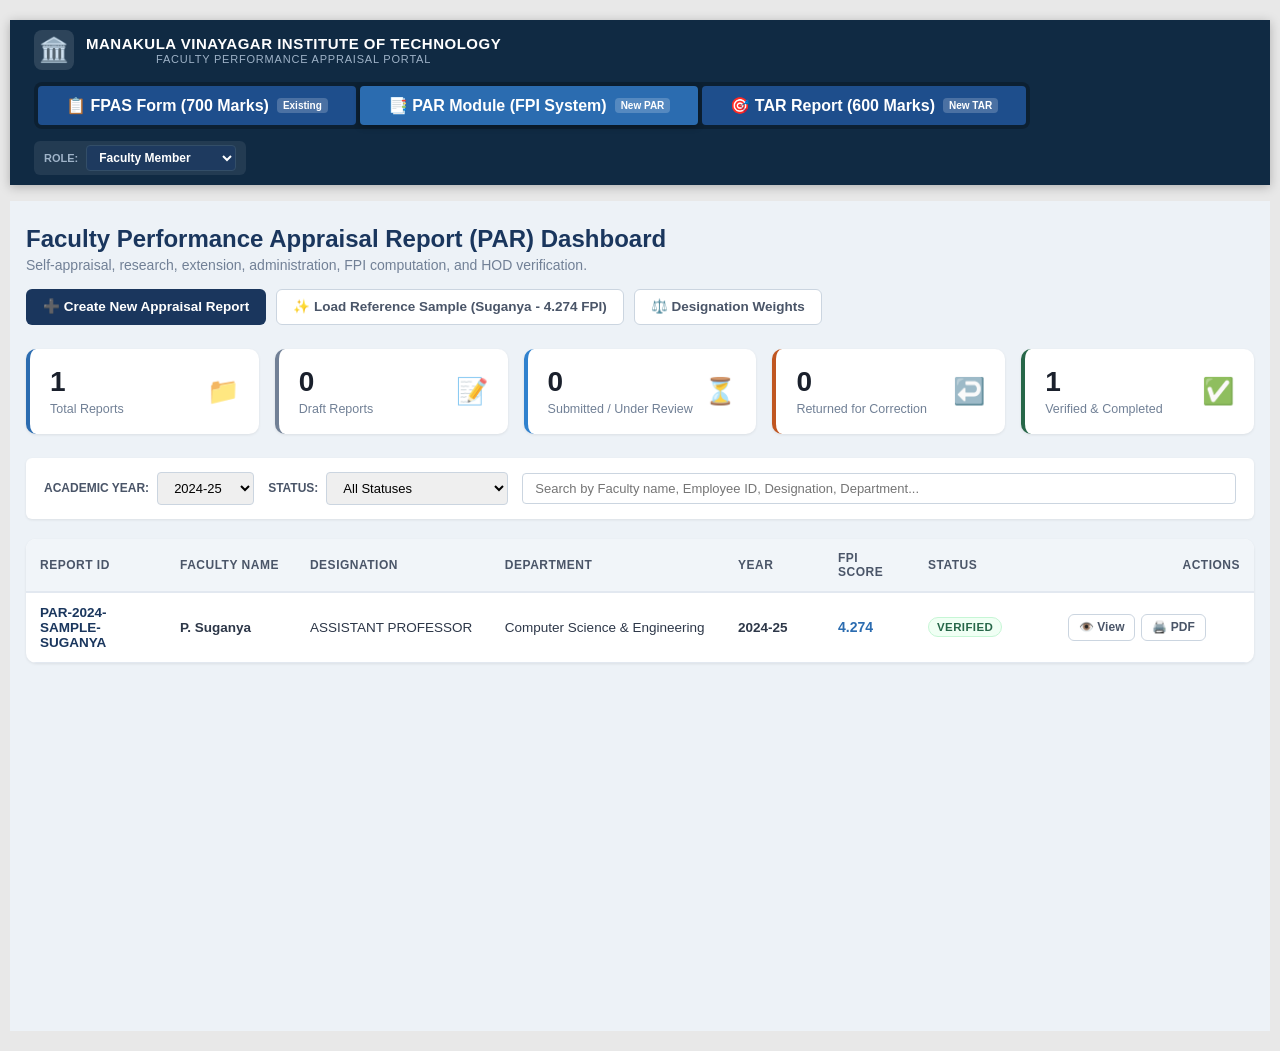
<file: index.html>
<!DOCTYPE html>
<html lang="en">
<head>
  <meta charset="UTF-8" />
  <meta name="viewport" content="width=device-width, initial-scale=1.0" />
  <title>Faculty Annual Performance Appraisal Form (FPAS)</title>
  <style>
    *, *::before, *::after { box-sizing: border-box; margin: 0; padding: 0; }

    body {
      font-family: "Times New Roman", Times, serif;
      font-size: 12pt;
      background: #e8e8e8;
      color: #000;
      padding: 20px 10px;
    }

    .page {
      background: #fff;
      width: 210mm;
      min-height: 297mm;
      margin: 0 auto 30px;
      padding: 18mm 18mm 18mm 22mm;
      box-shadow: 0 4px 20px rgba(0,0,0,0.15);
    }

    /* ---- Header ---- */
    .header-title {
      text-align: center;
      font-size: 16pt;
      font-weight: bold;
      text-decoration: underline;
      margin-bottom: 6px;
    }
    .form-title {
      text-align: center;
      font-size: 13pt;
      font-weight: bold;
      margin-bottom: 16px;
    }
    .form-title input.yr {
      width: 110px;
      border: none;
      border-bottom: 1.5px solid #000;
      font-size: 13pt;
      font-family: inherit;
      font-weight: bold;
      text-align: center;
      background: transparent;
      outline: none;
    }

    /* ---- Info Box ---- */
    .info-box {
      border: 1px solid #000;
      padding: 8px 14px;
      margin-bottom: 16px;
      display: grid;
      grid-template-columns: 1fr 1fr;
      gap: 2px 20px;
      font-size: 11pt;
    }
    .info-box p { line-height: 1.9; display: flex; align-items: baseline; gap: 4px; }
    .info-box input {
      flex: 1;
      border: none;
      border-bottom: 1.5px solid #000;
      font-family: inherit;
      font-size: 11pt;
      background: transparent;
      outline: none;
      min-width: 0;
    }

    /* ---- Part Headings ---- */
    .part-heading {
      font-size: 13pt;
      font-weight: bold;
      text-decoration: underline;
      margin: 16px 0 8px 0;
    }
    .section-heading-inner {
      font-size: 11.5pt;
      font-weight: bold;
      background: #d9e1f2;
      border: 1px solid #000;
      padding: 5px 10px;
      margin-top: 12px;
      margin-bottom: 0;
    }

    /* ---- Tables ---- */
    table {
      width: 100%;
      border-collapse: collapse;
      font-size: 10.5pt;
      margin-bottom: 12px;
    }
    th, td {
      border: 1px solid #000;
      padding: 4px 6px;
      vertical-align: middle;
    }
    thead th {
      background: #bdd7ee;
      font-weight: bold;
      text-align: center;
      vertical-align: middle;
    }
    td.sl { text-align: center; width: 38px; }
    td.maxscore { text-align: center; width: 75px; }
    td.remarks-col { font-size: 9.5pt; width: 185px; text-align: center; vertical-align: middle; }
    td.remarks-col textarea.cell-input {
      width: 100%;
      border: none;
      font-family: inherit;
      font-size: 9.5pt;
      background: transparent;
      outline: none;
      padding: 1px 2px;
      resize: none;
      text-align: center;
      line-height: 1.25;
      box-sizing: border-box;
      display: block;
      margin: 0 auto;
      overflow: hidden;
    }
    td.remarks-col textarea.cell-input:focus { border: none; outline: none; background: transparent; }
    td.remarks-col textarea.cell-input::placeholder {
      font-style: italic;
      color: #555;
      font-size: 9.5pt;
      text-align: center;
      white-space: pre-wrap;
    }
    td input.cell-input::placeholder { color: #777; }

    /* editable cells */
    td input.cell-input {
      width: 100%;
      border: none;
      font-family: inherit;
      font-size: 10.5pt;
      background: transparent;
      outline: none;
      padding: 1px 2px;
    }
    td input.cell-input:focus { border: none; outline: none; background: transparent; }
    td.score-input { text-align: center; width: 75px; }
    td.score-input input {
      width: 100%;
      border: none;
      font-family: inherit;
      font-size: 10.5pt;
      text-align: center;
      background: transparent;
      outline: none;
    }
    td.score-input input:focus { border: none; outline: none; background: transparent; }
    @keyframes scoreCapPulse {
      0% { background-color: rgba(211, 47, 47, 0.25); }
      100% { background-color: transparent; }
    }
    .score-capped {
      animation: scoreCapPulse 0.9s ease-out;
    }

    /* ---- Part C/D headings & textareas ---- */
    .h3-heading {
      font-size: 12pt;
      font-weight: bold;
      margin-top: 14px;
      margin-bottom: 4px;
      text-decoration: underline;
    }
    textarea.write-area {
      width: 100%;
      border: none;
      border-bottom: 1px solid #999;
      min-height: 60px;
      margin: 4px 0 10px 0;
      font-family: inherit;
      font-size: 11pt;
      resize: none;
      padding: 4px 2px;
      outline: none;
      background: transparent;
    }
    textarea.write-area:focus { border-bottom: 1.5px solid #1e4e8c; background: transparent; }

    /* ---- Scoring Table ---- */
    .scoring-head th { background: #fce4d6; }
    .total-row td { font-weight: bold; background: #e2efda; }
    .grade-head th { background: #ffe699; }

    /* ---- FPI ---- */
    .fpi-box {
      border: 1px solid #000;
      padding: 10px 14px;
      margin: 10px 0;
      font-size: 11pt;
    }
    .fpi-formula { font-style: italic; }

    .wt-head th { background: #e2efda; }

    /* ---- Signature ---- */
    .sig-line {
      display: flex;
      justify-content: space-between;
      margin-top: 30px;
      font-weight: bold;
      font-size: 11.5pt;
      border-top: 1px solid #aaa;
      padding-top: 8px;
    }

    /* ---- Toolbar ---- */
    .no-print {
      text-align: center;
      margin-bottom: 16px;
      display: flex;
      gap: 12px;
      justify-content: center;
      flex-wrap: wrap;
    }
    .no-print button {
      background: #1e4e8c;
      color: #fff;
      border: none;
      padding: 10px 28px;
      font-size: 12pt;
      border-radius: 4px;
      cursor: pointer;
      font-family: inherit;
    }
    .no-print button:hover { background: #163970; }
    .no-print button.secondary { background: #4a7c59; }
    .no-print button.secondary:hover { background: #355c40; }

    hr.divider { border: none; border-top: 1px solid #bbb; margin: 14px 0; }

    @media print {
      body { background: #fff; padding: 0; }
      .page { box-shadow: none; margin: 0; padding: 14mm 14mm 14mm 18mm; page-break-after: always; }
      .no-print, #score-toast { display: none !important; }
      td input.cell-input, td input, td.score-input input, td.remarks-col textarea.cell-input {
        border: none !important; background: transparent;
      }
      .form-title input.yr, .info-box input {
        border: none; border-bottom: 1px solid #000; background: transparent;
      }
      textarea.write-area { border: 1px solid #000; background: transparent; }
      body.active-module-fpas #module-par-container, body.active-module-fpas #module-tar-container { display: none !important; }
      body.active-module-par #module-fpas-container, body.active-module-par #module-tar-container { display: none !important; }
      body.active-module-tar #module-fpas-container, body.active-module-tar #module-par-container { display: none !important; }
    }
  </style>
  <link rel="stylesheet" href="css/par.css" />
  <link rel="stylesheet" href="css/tar.css" />
</head>
<body>

<!-- Global Portal Navigation Bar -->
<nav class="app-global-navbar no-print">
  <div class="app-global-navbar-inner">
    <div class="app-brand">
      <div class="app-brand-icon">🏛️</div>
      <div class="app-brand-text">
        <h1>MANAKULA VINAYAGAR INSTITUTE OF TECHNOLOGY</h1>
        <p>Faculty Performance Appraisal Portal</p>
      </div>
    </div>
    <div class="app-module-switcher">
      <button id="btn-nav-fpas" class="app-module-btn" onclick="AppModuleSwitcher.switchTo('fpas')" type="button">
        <span>📋 FPAS Form (700 Marks)</span>
        <span class="app-module-badge">Existing</span>
      </button>
      <button id="btn-nav-par" class="app-module-btn active" onclick="AppModuleSwitcher.switchTo('par')" type="button">
        <span>📑 PAR Module (FPI System)</span>
        <span class="app-module-badge">New PAR</span>
      </button>
      <button id="btn-nav-tar" class="app-module-btn" onclick="AppModuleSwitcher.switchTo('tar')" type="button">
        <span>🎯 TAR Report (600 Marks)</span>
        <span class="app-module-badge">New TAR</span>
      </button>
    </div>
    <div class="app-role-selector">
      <label for="par-active-role-select">Role:</label>
      <select id="par-active-role-select">
        <option value="faculty">Faculty Member</option>
        <option value="hod">Head of Dept (HOD)</option>
        <option value="admin">Administrator</option>
      </select>
    </div>
  </div>
</nav>

<!-- ============================================================ MODULE 1: EXISTING FPAS -->
<div id="module-fpas-container" style="display:none;">

<div class="no-print">
  <button onclick="window.print()">🖨️ Print / Save as PDF</button>
  <button class="secondary" onclick="calcTotals()">🔢 Calculate Scores</button>
</div>

<!-- ============================================================ PAGE 1 -->
<div class="page">
  <div class="header-title">Faculty Performance Appraisal System (FPAS)</div>
  <div class="form-title">Faculty Annual Performance Appraisal Form &nbsp;( Academic year :&nbsp;
    <input class="yr" id="acad_year" type="text" placeholder="20__-20__">
    &nbsp;)
  </div>

  <!-- Info Box -->
  <div class="info-box">
    <p>Name of Faculty: <input id="ib_name" type="text" placeholder="Enter name"></p>
    <p>Employee ID: <input id="ib_empid" type="text" placeholder="Enter ID"></p>
    <p>Designation: <input id="ib_desig" type="text" placeholder="Enter designation"></p>
    <p>Department: <input id="ib_dept" type="text" placeholder="Enter department"></p>
    <p>Date of Joining: <input id="ib_doj" type="text" placeholder="DD/MM/YYYY"></p>
    <p>Specialization: <input id="ib_spec" type="text" placeholder="Enter specialization"></p>
    <p style="grid-column:1/-1;">Assessment Period: From&nbsp;
      <input type="text" style="width:110px;" placeholder="MM/YYYY">
      &nbsp;To&nbsp;
      <input type="text" style="width:110px;" placeholder="MM/YYYY">
    </p>
  </div>

  <!-- PART A -->
  <div class="part-heading">PART A – GENERAL INFORMATION</div>
  <table>
    <thead>
      <tr><th style="width:38px;"></th><th>Particulars</th><th>Details</th></tr>
    </thead>
    <tbody>
      <tr><td class="sl">1</td><td>Name of Faculty</td><td><input class="cell-input" type="text" placeholder="Enter name"></td></tr>
      <tr><td class="sl">2</td><td>Designation</td><td><input class="cell-input" type="text" placeholder="Enter designation"></td></tr>
      <tr><td class="sl">3</td><td>Department</td><td><input class="cell-input" type="text" placeholder="Enter department"></td></tr>
      <tr><td class="sl">4</td><td>Qualification</td><td><input class="cell-input" type="text" placeholder="Enter qualification"></td></tr>
      <tr><td class="sl">5</td><td>Experience</td><td><input class="cell-input" type="text" placeholder="e.g. 5 years"></td></tr>
      <tr><td class="sl">6</td><td>Area of Specialization</td><td><input class="cell-input" type="text" placeholder="Enter specialization"></td></tr>
      <tr><td class="sl">7</td><td>Courses Handled</td><td><input class="cell-input" type="text" placeholder="List courses"></td></tr>
      <tr><td class="sl">8</td><td>Number of Subjects Taught</td><td><input class="cell-input" type="text" placeholder="Enter number"></td></tr>
      <tr><td class="sl">9</td><td>Contact Hours per Week</td><td><input class="cell-input" type="text" placeholder="Enter hours"></td></tr>
      <tr><td class="sl">10</td><td>Additional Responsibilities</td><td><input class="cell-input" type="text" placeholder="Enter responsibilities"></td></tr>
    </tbody>
  </table>

  <!-- PART B -->
  <div class="part-heading">PART B – FACULTY CONTRIBUTION ON VARIOUS ACTIVITIES</div>
  <div class="section-heading-inner">1. ACADEMIC CONTRIBUTION (Maximum Marks: 150)</div>
  <table>
    <thead>
      <tr>
        <th style="width:38px;">Sl. No</th>
        <th>Academic Activities</th>
        <th style="width:75px;">Max score</th>
        <th style="width:90px;">Score Awarded</th>
        <th style="width:185px;">Remarks</th>
      </tr>
    </thead>
    <tbody>
      <tr>
        <td class="sl">1</td>
        <td>Subject handling and syllabus completion: No. of subjects handled and No. of Students credit hours.(up to 540 credit hours 0 to 5 points in a linear scale); Credit hours= no. of students in the class x credit of the course</td>
        <td class="maxscore">5</td>
        <td class="score-input"><input type="number" min="0" max="5" class="score b1_1" placeholder="0"></td>
        <td class="remarks-col"><textarea class="cell-input" rows="1" placeholder="Remarks..."></textarea></td>
      </tr>
      <tr>
        <td class="sl">2</td>
        <td>Preparation of lesson plans/course files</td>
        <td class="maxscore">5</td>
        <td class="score-input"><input type="number" min="0" max="5" class="score b1_2" placeholder="0"></td>
        <td class="remarks-col"><textarea class="cell-input" rows="1" placeholder="Remarks..."></textarea></td>
      </tr>
      <tr>
        <td class="sl" rowspan="6">3</td>
        <td><strong>Innovative teaching methodologies adopted</strong></td>
        <td class="maxscore"></td>
        <td class="score-input"></td>
        <td class="remarks-col"></td>
      </tr>
      <tr>
        <td>Blended Learning approach practiced :<br>Google Classroom, Role play, Group Discussion, Quiz, Chart Presentation, Hot seat, Any others-Specify<br>(Documentary evidence to be submitted)</td>
        <td class="maxscore">10</td>
        <td class="score-input"><input type="number" min="0" max="10" class="score b1_3a" placeholder="0"></td>
        <td class="remarks-col"><textarea class="cell-input" rows="1" placeholder="Remarks..."></textarea></td>
      </tr>
      <tr>
        <td>No. of assignments given to make the students to think and analyse (mention the topics).</td>
        <td class="maxscore">5</td>
        <td class="score-input"><input type="number" min="0" max="5" class="score b1_3b" placeholder="0"></td>
        <td class="remarks-col"><textarea class="cell-input" rows="2" placeholder="Minimum  2  per&#10;subject are  mandatory."></textarea></td>
      </tr>
      <tr>
        <td>No. of Special Lectures delivered and Topics of the lecture.</td>
        <td class="maxscore">5</td>
        <td class="score-input"><input type="number" min="0" max="5" class="score b1_3c" placeholder="0"></td>
        <td class="remarks-col"><textarea class="cell-input" rows="2" placeholder="Minimum  2  per&#10;subject are  expected."></textarea></td>
      </tr>
      <tr>
        <td>No. of Industrial visit arranged related with their subject.</td>
        <td class="maxscore">5</td>
        <td class="score-input"><input type="number" min="0" max="5" class="score b1_3d" placeholder="0"></td>
        <td class="remarks-col"><textarea class="cell-input" rows="2" placeholder="Minimum  1  per faculty&#10;is mandatory."></textarea></td>
      </tr>
      <tr>
        <td>No. of Guest/Expert Lectures related with their subject or domains conducted.</td>
        <td class="maxscore">5</td>
        <td class="score-input"><input type="number" min="0" max="5" class="score b1_3e" placeholder="0"></td>
        <td class="remarks-col"><textarea class="cell-input" rows="2" placeholder="Minimum  1  per faculty&#10;are  expected."></textarea></td>
      </tr>
      <tr>
        <td class="sl">&nbsp;</td>
        <td>Projects based/ Problem based teaching followed in the subjects handled by the faculty.</td>
        <td class="maxscore">5</td>
        <td class="score-input"><input type="number" min="0" max="5" class="score b1_3f" placeholder="0"></td>
        <td class="remarks-col"><textarea class="cell-input" rows="1" placeholder="Remarks..."></textarea></td>
      </tr>
      <tr>
        <td class="sl">4</td>
        <td>Student feedback performance</td>
        <td class="maxscore">5</td>
        <td class="score-input"><input type="number" min="0" max="5" class="score b1_4" placeholder="0"></td>
        <td class="remarks-col"><textarea class="cell-input" rows="1" placeholder="To be More than 4.0"></textarea></td>
      </tr>
      <tr>
        <td class="sl">5</td>
        <td>Development of course materials/e-content and hosted in the institute website/LMS platform or YouTube</td>
        <td class="maxscore">10</td>
        <td class="score-input"><input type="number" min="0" max="10" class="score b1_5" placeholder="0"></td>
        <td class="remarks-col"><textarea class="cell-input" rows="2" placeholder="Minimum 2 per faculty&#10;are mandatory."></textarea></td>
      </tr>
      <tr>
        <td class="sl">6</td>
        <td>Preparation of question bank/assignment/manual</td>
        <td class="maxscore">5</td>
        <td class="score-input"><input type="number" min="0" max="5" class="score b1_6" placeholder="0"></td>
        <td class="remarks-col"><textarea class="cell-input" rows="1" placeholder="Remarks..."></textarea></td>
      </tr>
      <tr>
        <td class="sl">7</td>
        <td>Conduct of remedial/coaching classes and support for slow learners.</td>
        <td class="maxscore">10</td>
        <td class="score-input"><input type="number" min="0" max="10" class="score b1_7" placeholder="0"></td>
        <td class="remarks-col"><textarea class="cell-input" rows="1" placeholder="Remarks..."></textarea></td>
      </tr>
      <tr>
        <td class="sl" rowspan="3">8</td>
        <td><strong>Result analysis and academic performance</strong></td>
        <td class="maxscore"></td>
        <td class="score-input"></td>
        <td class="remarks-col"></td>
      </tr>
      <tr>
        <td>University Exam - Pass percentage produced.</td>
        <td class="maxscore">20</td>
        <td class="score-input"><input type="number" min="0" max="20" class="score b1_8a" placeholder="0"></td>
        <td class="remarks-col"><textarea class="cell-input" rows="2" placeholder="Minimum 90%&#10;expected."></textarea></td>
      </tr>
      <tr>
        <td>No. of 'S' Grades produced in their subject</td>
        <td class="maxscore">25</td>
        <td class="score-input"><input type="number" min="0" max="25" class="score b1_8b" placeholder="0"></td>
        <td class="remarks-col"><textarea class="cell-input" rows="2" placeholder="Minimum 10% of the students&#10;are mandatory in a subject."></textarea></td>
      </tr>
      <tr>
        <td class="sl">9</td>
        <td>Participation in curriculum development</td>
        <td class="maxscore">10</td>
        <td class="score-input"><input type="number" min="0" max="10" class="score b1_9" placeholder="0"></td>
        <td class="remarks-col"><textarea class="cell-input" rows="1" placeholder="Remarks..."></textarea></td>
      </tr>
      <tr>
        <td class="sl">10</td>
        <td>NBA/NAAC/Accreditation documentation support</td>
        <td class="maxscore">10</td>
        <td class="score-input"><input type="number" min="0" max="10" class="score b1_10" placeholder="0"></td>
        <td class="remarks-col"><textarea class="cell-input" rows="1" placeholder="Remarks..."></textarea></td>
      </tr>
      <tr>
        <td class="sl">11</td>
        <td>Laboratory development and maintenance</td>
        <td class="maxscore">10</td>
        <td class="score-input"><input type="number" min="0" max="10" class="score b1_11" placeholder="0"></td>
        <td class="remarks-col"><textarea class="cell-input" rows="1" placeholder="Remarks..."></textarea></td>
      </tr>
    </tbody>
  </table>
</div>

<!-- ============================================================ PAGE 2 -->
<div class="page">
  <div class="section-heading-inner">2. STUDENT CENTRIC ACTIVITIES (Maximum Marks: 100)</div>
  <table>
    <thead>
      <tr>
        <th style="width:38px;">Sl. No</th>
        <th>Student Centric Contributions</th>
        <th style="width:75px;">Max Score</th>
        <th style="width:90px;">Score Awarded</th>
        <th style="width:185px;">Remarks</th>
      </tr>
    </thead>
    <tbody>
      <tr>
        <td class="sl">1</td>
        <td>Mentoring/Counselling activities and its impact<br>(to be completed the course with good CGPA and good Placement, Entrepreneurship)</td>
        <td class="maxscore">15</td>
        <td class="score-input"><input type="number" min="0" max="15" class="score b2_1" placeholder="0"></td>
        <td class="remarks-col"><textarea class="cell-input" rows="2" placeholder="Minimum 10 students mentoring per faculty&#10;in a sem mandatory. Impact to be visible."></textarea></td>
      </tr>
      <tr>
        <td class="sl">2</td>
        <td>Role as a Class advisor and contribution towards performance improvement of the students.</td>
        <td class="maxscore">10</td>
        <td class="score-input"><input type="number" min="0" max="10" class="score b2_2" placeholder="0"></td>
        <td class="remarks-col"><textarea class="cell-input" rows="1" placeholder="Remarks..."></textarea></td>
      </tr>
      <tr>
        <td class="sl">3</td>
        <td>Student project guidance</td>
        <td class="maxscore">10</td>
        <td class="score-input"><input type="number" min="0" max="10" class="score b2_3" placeholder="0"></td>
        <td class="remarks-col"><textarea class="cell-input" rows="2" placeholder="Minimum 2 per faculty&#10;are mandatory."></textarea></td>
      </tr>
      <tr>
        <td class="sl">4</td>
        <td>Placement and internship support:<br>Number and details of Placement related activities/dreams related / placement assistance, in which faculty involved for making the students getting Placements.</td>
        <td class="maxscore">10</td>
        <td class="score-input"><input type="number" min="0" max="10" class="score b2_4" placeholder="0"></td>
        <td class="remarks-col"><textarea class="cell-input" rows="2" placeholder="Minimum 2 per faculty&#10;in a sem are mandatory."></textarea></td>
      </tr>
      <tr>
        <td class="sl">5</td>
        <td>Organization of student seminars/workshops: Number of Internal workshops conducted and workshop with external experts arranged with details.</td>
        <td class="maxscore">10</td>
        <td class="score-input"><input type="number" min="0" max="10" class="score b2_5" placeholder="0"></td>
        <td class="remarks-col"><textarea class="cell-input" rows="2" placeholder="Minimum 1 per faculty Spl. group mandatory.&#10;More efforts get max. credit."></textarea></td>
      </tr>
      <tr>
        <td class="sl">6</td>
        <td>Coaching for competitive examinations:<br>Number of Online courses/Certification courses related to their domain facilitated for the students and guidance for competitive Exam with details, support for bright students.</td>
        <td class="maxscore">15</td>
        <td class="score-input"><input type="number" min="0" max="15" class="score b2_6" placeholder="0"></td>
        <td class="remarks-col"><textarea class="cell-input" rows="2" placeholder="Minimum  1  per faculty&#10;is mandatory."></textarea></td>
      </tr>
      <tr>
        <td class="sl">7</td>
        <td>Student club/professional society activities</td>
        <td class="maxscore">10</td>
        <td class="score-input"><input type="number" min="0" max="10" class="score b2_7" placeholder="0"></td>
        <td class="remarks-col"><textarea class="cell-input" rows="2" placeholder="Minimum  1  per faculty&#10;is mandatory."></textarea></td>
      </tr>
      <tr>
        <td class="sl">8</td>
        <td>Support for co-curricular activities:<br>Number of students guided for participation / achievements in technical competitions (or) No. of competitions in which you have been involved in providing guidance to the students. (not limited to Symposium only)</td>
        <td class="maxscore">10</td>
        <td class="score-input"><input type="number" min="0" max="10" class="score b2_8" placeholder="0"></td>
        <td class="remarks-col"><textarea class="cell-input" rows="2" placeholder="Minimum 5 students per&#10;faculty is mandatory."></textarea></td>
      </tr>
      <tr>
        <td class="sl">9</td>
        <td>Support for extracurricular activities<br>Number of students guided for participation in sports, social activities, UBA etc.</td>
        <td class="maxscore">10</td>
        <td class="score-input"><input type="number" min="0" max="10" class="score b2_9" placeholder="0"></td>
        <td class="remarks-col"><textarea class="cell-input" rows="2" placeholder="Minimum 5 students per&#10;faculty is mandatory."></textarea></td>
      </tr>
    </tbody>
  </table>

  <div class="section-heading-inner">3. FACULTY SELF-DEVELOPMENT INITIATIVES (Maximum Marks: 75)</div>
  <table>
    <thead>
      <tr>
        <th style="width:38px;">Sl. No</th>
        <th>Self Development Activities</th>
        <th style="width:75px;">Max Score</th>
        <th style="width:90px;">Score Awarded</th>
        <th style="width:185px;">Remarks</th>
      </tr>
    </thead>
    <tbody>
      <tr>
        <td class="sl">1</td>
        <td>Participation in FDP/STTP/Workshop:<br>Number of conference /seminars /workshops/FDP to be attended related with their domain with details:</td>
        <td class="maxscore">10</td>
        <td class="score-input"><input type="number" min="0" max="10" class="score b3_1" placeholder="0"></td>
        <td class="remarks-col"><textarea class="cell-input" rows="2" placeholder="Minimum 1 per faculty in a sem mandatory&#10;(Preferably outside state in reputed inst)."></textarea></td>
      </tr>
      <tr>
        <td class="sl">2</td>
        <td>Online certification courses completed:<br>Number of certification to be completed by the faculty (NPTEL, Coursera, Edx., Udemy etc.)</td>
        <td class="maxscore">15</td>
        <td class="score-input"><input type="number" min="0" max="15" class="score b3_2" placeholder="0"></td>
        <td class="remarks-col"><textarea class="cell-input" rows="2" placeholder="Minimum 1 per faculty in a sem is mandatory."></textarea></td>
      </tr>
      <tr>
        <td class="sl">3</td>
        <td>Professional membership activities</td>
        <td class="maxscore">05</td>
        <td class="score-input"><input type="number" min="0" max="5" class="score b3_3" placeholder="0"></td>
        <td class="remarks-col"><textarea class="cell-input" rows="2" placeholder="Minimum 1 per faculty in a sem is mandatory."></textarea></td>
      </tr>
      <tr>
        <td class="sl">4</td>
        <td>Skill enhancement programmes attended</td>
        <td class="maxscore">10</td>
        <td class="score-input"><input type="number" min="0" max="10" class="score b3_4" placeholder="0"></td>
        <td class="remarks-col"><textarea class="cell-input" rows="2" placeholder="Minimum 1 per faculty in a sem is mandatory."></textarea></td>
      </tr>
      <tr>
        <td class="sl">5</td>
        <td>Industry training/consultancy exposure</td>
        <td class="maxscore">15</td>
        <td class="score-input"><input type="number" min="0" max="15" class="score b3_5" placeholder="0"></td>
        <td class="remarks-col"><textarea class="cell-input" rows="2" placeholder="Minimum 1 per faculty in a sem is mandatory."></textarea></td>
      </tr>
      <tr>
        <td class="sl">6</td>
        <td>New technology/tools learned</td>
        <td class="maxscore">05</td>
        <td class="score-input"><input type="number" min="0" max="5" class="score b3_6" placeholder="0"></td>
        <td class="remarks-col"><textarea class="cell-input" rows="2" placeholder="Minimum 1 per faculty in a sem is mandatory."></textarea></td>
      </tr>
      <tr>
        <td class="sl">7</td>
        <td>Contribution to knowledge sharing sessions: Number of Industries/ reputed academic institutions to be visited to deliver the Expert lecture or conducting workshop or Training.</td>
        <td class="maxscore">10</td>
        <td class="score-input"><input type="number" min="0" max="10" class="score b3_7" placeholder="0"></td>
        <td class="remarks-col"><textarea class="cell-input" rows="2" placeholder="Minimum 1 per faculty in a sem is mandatory."></textarea></td>
      </tr>
      <tr>
        <td class="sl">8</td>
        <td>Higher studies/research registration</td>
        <td class="maxscore">05</td>
        <td class="score-input"><input type="number" min="0" max="5" class="score b3_8" placeholder="0"></td>
        <td class="remarks-col"><textarea class="cell-input" rows="1" placeholder="Remarks..."></textarea></td>
      </tr>
    </tbody>
  </table>
</div>

<!-- ============================================================ PAGE 3 -->
<div class="page">
  <div class="section-heading-inner">4. RESEARCH AND DEVELOPMENT (Maximum Marks: 150)</div>
  <table>
    <thead>
      <tr>
        <th style="width:38px;">Sl. No</th>
        <th>Research &amp; Development Activities</th>
        <th style="width:75px;">Max Score</th>
        <th style="width:90px;">Score Awarded</th>
        <th style="width:185px;">Remarks</th>
      </tr>
    </thead>
    <tbody>
      <tr>
        <td class="sl" rowspan="2">1</td>
        <td>Publications in SCI/Scopus journals:<br>Number of Publications</td>
        <td class="maxscore">15</td>
        <td class="score-input"><input type="number" min="0" max="15" class="score b4_1a" placeholder="0"></td>
        <td class="remarks-col"><textarea class="cell-input" rows="2" placeholder="Min 2 per Prof/Asso.Prof & 1 per fac in sem mandatory.&#10;1st author 100%, 2nd author 50% credit."></textarea></td>
      </tr>
      <tr>
        <td>Number of Publications related to the Students projects guided and applied for journals.</td>
        <td class="maxscore">10</td>
        <td class="score-input"><input type="number" min="0" max="10" class="score b4_1b" placeholder="0"></td>
        <td class="remarks-col"><textarea class="cell-input" rows="2" placeholder="Minimum 2 per Prof/Asso.Prof &amp; 1 per&#10;faculty is mandatory in a year."></textarea></td>
      </tr>
      <tr>
        <td class="sl">2</td>
        <td>Conference publications/presentations</td>
        <td class="maxscore">10</td>
        <td class="score-input"><input type="number" min="0" max="10" class="score b4_2" placeholder="0"></td>
        <td class="remarks-col"><textarea class="cell-input" rows="2" placeholder="Minimum 1 per Prof./ Asso.Prof/&#10;FSG is mandatory in a sem."></textarea></td>
      </tr>
      <tr>
        <td class="sl">3</td>
        <td>Book/Book chapter publications/Copy Rights</td>
        <td class="maxscore">10</td>
        <td class="score-input"><input type="number" min="0" max="10" class="score b4_3" placeholder="0"></td>
        <td class="remarks-col"><textarea class="cell-input" rows="2" placeholder="Minimum 1 per Prof./ Asso.Prof/&#10;FSG is mandatory in a year."></textarea></td>
      </tr>
      <tr>
        <td class="sl">4</td>
        <td>Funded projects/grants received</td>
        <td class="maxscore">20</td>
        <td class="score-input"><input type="number" min="0" max="20" class="score b4_4" placeholder="0"></td>
        <td class="remarks-col"><textarea class="cell-input" rows="2" placeholder="Minimum 1 per Prof./ Asso.Prof/&#10;FSG is mandatory in a sem."></textarea></td>
      </tr>
      <tr>
        <td class="sl">5</td>
        <td>Patent filed/published/granted</td>
        <td class="maxscore">20</td>
        <td class="score-input"><input type="number" min="0" max="20" class="score b4_5" placeholder="0"></td>
        <td class="remarks-col"><textarea class="cell-input" rows="2" placeholder="Minimum 1 per Prof./ Asso.Prof/&#10;FSG is mandatory in a sem."></textarea></td>
      </tr>
      <tr>
        <td class="sl">6</td>
        <td>Consultancy work undertaken</td>
        <td class="maxscore">20</td>
        <td class="score-input"><input type="number" min="0" max="20" class="score b4_6" placeholder="0"></td>
        <td class="remarks-col"><textarea class="cell-input" rows="1" placeholder="Remarks..."></textarea></td>
      </tr>
      <tr>
        <td class="sl">7</td>
        <td>Research guidance (UG/PG/PhD)</td>
        <td class="maxscore">10</td>
        <td class="score-input"><input type="number" min="0" max="10" class="score b4_7" placeholder="0"></td>
        <td class="remarks-col"><textarea class="cell-input" rows="1" placeholder="Remarks..."></textarea></td>
      </tr>
      <tr>
        <td class="sl">8</td>
        <td>Research proposal submission/ Proposal for FDP</td>
        <td class="maxscore">10</td>
        <td class="score-input"><input type="number" min="0" max="10" class="score b4_8" placeholder="0"></td>
        <td class="remarks-col"><textarea class="cell-input" rows="2" placeholder="Minimum 1 per Prof./ Asso.Prof/&#10;FSG is mandatory in a sem."></textarea></td>
      </tr>
      <tr>
        <td class="sl">9</td>
        <td>Product/prototype development</td>
        <td class="maxscore">15</td>
        <td class="score-input"><input type="number" min="0" max="15" class="score b4_9" placeholder="0"></td>
        <td class="remarks-col"><textarea class="cell-input" rows="2" placeholder="Minimum 1 per Prof./ Asso.Prof/&#10;FSG is mandatory in a sem."></textarea></td>
      </tr>
      <tr>
        <td class="sl">10</td>
        <td>No. of EDP/TBI related initiatives taken by the faculty and support for students Start ups.</td>
        <td class="maxscore">10</td>
        <td class="score-input"><input type="number" min="0" max="10" class="score b4_10" placeholder="0"></td>
        <td class="remarks-col"><textarea class="cell-input" rows="2" placeholder="Minimum 1 per Prof./ Asso.Prof/&#10;FSG is mandatory in a sem."></textarea></td>
      </tr>
    </tbody>
  </table>

  <div class="section-heading-inner">5. EXTENSION ACTIVITIES (Maximum Marks: 50)</div>
  <table>
    <thead>
      <tr>
        <th style="width:38px;">Sl. No</th>
        <th>Department Activities</th>
        <th style="width:75px;">Max Score</th>
        <th style="width:90px;">Score Awarded</th>
        <th style="width:185px;">Remarks</th>
      </tr>
    </thead>
    <tbody>
      <tr>
        <td class="sl">1</td>
        <td>Industry interaction initiatives:<br>Industry tie up- initiatives taken by the faculty (MoUs and other activities):</td>
        <td class="maxscore">15</td>
        <td class="score-input"><input type="number" min="0" max="15" class="score b5_1" placeholder="0"></td>
        <td class="remarks-col"><textarea class="cell-input" rows="2" placeholder="Min 1 per Prof./Asso.Prof/faculty with&#10;&gt;5 yrs. Experience mandatory in a sem."></textarea></td>
      </tr>
      <tr>
        <td class="sl">2</td>
        <td>No. of Industries coordinated for arranging in-plant training and Industry Projects.</td>
        <td class="maxscore">10</td>
        <td class="score-input"><input type="number" min="0" max="10" class="score b5_2" placeholder="0"></td>
        <td class="remarks-col"><textarea class="cell-input" rows="1" placeholder="Remarks..."></textarea></td>
      </tr>
      <tr>
        <td class="sl">3</td>
        <td>No. of core industries with which initiatives taken for arranging Placements.</td>
        <td class="maxscore">15</td>
        <td class="score-input"><input type="number" min="0" max="15" class="score b5_3" placeholder="0"></td>
        <td class="remarks-col"><textarea class="cell-input" rows="1" placeholder="Remarks..."></textarea></td>
      </tr>
      <tr>
        <td class="sl">4</td>
        <td>Social outreach/extension activities</td>
        <td class="maxscore">10</td>
        <td class="score-input"><input type="number" min="0" max="10" class="score b5_4" placeholder="0"></td>
        <td class="remarks-col"><textarea class="cell-input" rows="1" placeholder="Remarks..."></textarea></td>
      </tr>
    </tbody>
  </table>
</div>

<!-- ============================================================ PAGE 4 -->
<div class="page">
  <div class="section-heading-inner">6. DEPARTMENT CENTRIC ACTIVITIES (Maximum Marks: 75)</div>
  <table>
    <thead>
      <tr>
        <th style="width:38px;">Sl. No</th>
        <th>Department Activities</th>
        <th style="width:75px;">Max Score</th>
        <th style="width:90px;">Score Awarded</th>
        <th style="width:185px;">Remarks</th>
      </tr>
    </thead>
    <tbody>
      <tr>
        <td class="sl">1</td>
        <td>Department event coordination:<br>Number of value added courses/ Training coordinated with details</td>
        <td class="maxscore">10</td>
        <td class="score-input"><input type="number" min="0" max="10" class="score b6_1" placeholder="0"></td>
        <td class="remarks-col"><textarea class="cell-input" rows="2" placeholder="Minimum 1 per Prof / Asso.Prof&#10;is expected in a year."></textarea></td>
      </tr>
      <tr>
        <td class="sl">2</td>
        <td>Timetable/lab schedule coordination</td>
        <td class="maxscore">5</td>
        <td class="score-input"><input type="number" min="0" max="5" class="score b6_2" placeholder="0"></td>
        <td class="remarks-col"><textarea class="cell-input" rows="1" placeholder="Remarks..."></textarea></td>
      </tr>
      <tr>
        <td class="sl">3</td>
        <td>Department documentation work</td>
        <td class="maxscore">10</td>
        <td class="score-input"><input type="number" min="0" max="10" class="score b6_3" placeholder="0"></td>
        <td class="remarks-col"><textarea class="cell-input" rows="1" placeholder="Remarks..."></textarea></td>
      </tr>
      <tr>
        <td class="sl">4</td>
        <td>Alumni interaction activities</td>
        <td class="maxscore">5</td>
        <td class="score-input"><input type="number" min="0" max="5" class="score b6_4" placeholder="0"></td>
        <td class="remarks-col"><textarea class="cell-input" rows="1" placeholder="Remarks..."></textarea></td>
      </tr>
      <tr>
        <td class="sl">5</td>
        <td>Department committee responsibilities</td>
        <td class="maxscore">10</td>
        <td class="score-input"><input type="number" min="0" max="10" class="score b6_5" placeholder="0"></td>
        <td class="remarks-col"><textarea class="cell-input" rows="1" placeholder="Remarks..."></textarea></td>
      </tr>
      <tr>
        <td class="sl">6</td>
        <td>Contribution to departmental growth</td>
        <td class="maxscore">20</td>
        <td class="score-input"><input type="number" min="0" max="20" class="score b6_6" placeholder="0"></td>
        <td class="remarks-col"><textarea class="cell-input" rows="1" placeholder="Remarks..."></textarea></td>
      </tr>
      <tr>
        <td class="sl">7</td>
        <td>Any innovations/innovative methods followed in the department related to your assigned responsibilities</td>
        <td class="maxscore">15</td>
        <td class="score-input"><input type="number" min="0" max="15" class="score b6_7" placeholder="0"></td>
        <td class="remarks-col"><textarea class="cell-input" rows="1" placeholder="Remarks..."></textarea></td>
      </tr>
    </tbody>
  </table>

  <div class="section-heading-inner">7. INSTITUTION CENTRIC ACTIVITIES (Maximum Marks: 125)</div>
  <table>
    <thead>
      <tr>
        <th style="width:38px;">Sl. No</th>
        <th>Institution Level Contributions</th>
        <th style="width:75px;">Max Score</th>
        <th style="width:90px;">Score Awarded</th>
        <th style="width:185px;">Remarks</th>
      </tr>
    </thead>
    <tbody>
      <tr>
        <td class="sl">1</td>
        <td>Participation in institutional committees</td>
        <td class="maxscore">20</td>
        <td class="score-input"><input type="number" min="0" max="20" class="score b7_1" placeholder="0"></td>
        <td class="remarks-col"><textarea class="cell-input" rows="1" placeholder="Remarks..."></textarea></td>
      </tr>
      <tr>
        <td class="sl">2</td>
        <td>Contribution to NAAC/NBA/NIRF ranking</td>
        <td class="maxscore">25</td>
        <td class="score-input"><input type="number" min="0" max="25" class="score b7_2" placeholder="0"></td>
        <td class="remarks-col"><textarea class="cell-input" rows="1" placeholder="Remarks..."></textarea></td>
      </tr>
      <tr>
        <td class="sl">3</td>
        <td>Institutional event organization</td>
        <td class="maxscore">15</td>
        <td class="score-input"><input type="number" min="0" max="15" class="score b7_3" placeholder="0"></td>
        <td class="remarks-col"><textarea class="cell-input" rows="1" placeholder="Remarks..."></textarea></td>
      </tr>
      <tr>
        <td class="sl">5</td>
        <td>Examination duties</td>
        <td class="maxscore">10</td>
        <td class="score-input"><input type="number" min="0" max="10" class="score b7_5" placeholder="0"></td>
        <td class="remarks-col"><textarea class="cell-input" rows="1" placeholder="Remarks..."></textarea></td>
      </tr>
      <tr>
        <td class="sl">6</td>
        <td>Admission and promotional activities</td>
        <td class="maxscore">20</td>
        <td class="score-input"><input type="number" min="0" max="20" class="score b7_6" placeholder="0"></td>
        <td class="remarks-col"><textarea class="cell-input" rows="1" placeholder="Remarks..."></textarea></td>
      </tr>
      <tr>
        <td class="sl">7</td>
        <td>Contribution to institutional development</td>
        <td class="maxscore">25</td>
        <td class="score-input"><input type="number" min="0" max="25" class="score b7_7" placeholder="0"></td>
        <td class="remarks-col"><textarea class="cell-input" rows="1" placeholder="Remarks..."></textarea></td>
      </tr>
      <tr>
        <td class="sl">8</td>
        <td>Any special achievements/contributions</td>
        <td class="maxscore">10</td>
        <td class="score-input"><input type="number" min="0" max="10" class="score b7_8" placeholder="0"></td>
        <td class="remarks-col"><textarea class="cell-input" rows="1" placeholder="Remarks..."></textarea></td>
      </tr>
    </tbody>
  </table>

  <div class="section-heading-inner">8. ACHIEVEMENTS &amp; AWARDS (Maximum Marks: 50)</div>
  <table>
    <thead>
      <tr>
        <th style="width:38px;">Sl. No</th>
        <th>Achievement/Award</th>
        <th style="width:75px;">Max score</th>
        <th style="width:90px;">Score Awarded</th>
        <th style="width:185px;">Remarks</th>
      </tr>
    </thead>
    <tbody>
      <tr>
        <td class="sl">1</td>
        <td>Awards/Recognition Received</td>
        <td class="maxscore">15</td>
        <td class="score-input"><input type="number" min="0" max="15" class="score b8_1" placeholder="0"></td>
        <td class="remarks-col"><textarea class="cell-input" rows="1" placeholder="Remarks..."></textarea></td>
      </tr>
      <tr>
        <td class="sl">2</td>
        <td>Special Contributions</td>
        <td class="maxscore">20</td>
        <td class="score-input"><input type="number" min="0" max="20" class="score b8_2" placeholder="0"></td>
        <td class="remarks-col"><textarea class="cell-input" rows="1" placeholder="Remarks..."></textarea></td>
      </tr>
      <tr>
        <td class="sl">3</td>
        <td>Best Practices Introduced</td>
        <td class="maxscore">15</td>
        <td class="score-input"><input type="number" min="0" max="15" class="score b8_3" placeholder="0"></td>
        <td class="remarks-col"><textarea class="cell-input" rows="1" placeholder="Remarks..."></textarea></td>
      </tr>
    </tbody>
  </table>
</div>

<!-- ============================================================ PAGE 5 -->
<div class="page">
  <div class="part-heading">PART C – FACULTY SELF-ASSESSMENT</div>

  <div class="h3-heading">Major Contributions During the Academic Year</div>
  <textarea class="write-area" rows="4" placeholder="Describe your major contributions during this academic year..."></textarea>

  <div class="h3-heading">Challenges Faced</div>
  <textarea class="write-area" rows="4" placeholder="Describe the challenges faced during this academic year..."></textarea>

  <div class="h3-heading">Goals for Next Academic Year</div>
  <textarea class="write-area" rows="5" placeholder="State your goals and plans for the next academic year..."></textarea>

  <hr class="divider">

  <div class="part-heading">PART D – HOD ASSESSMENT &amp; REMARKS</div>

  <div class="h3-heading">Strengths of Faculty</div>
  <textarea class="write-area" rows="4" placeholder="HOD: Describe the strengths of the faculty member..."></textarea>

  <div class="h3-heading">Areas for Improvement</div>
  <textarea class="write-area" rows="4" placeholder="HOD: Describe areas where the faculty member can improve..."></textarea>

  <div class="h3-heading">Recommendations</div>
  <textarea class="write-area" rows="5" placeholder="HOD: Provide recommendations for this faculty member..."></textarea>
</div>

<!-- ============================================================ PAGE 6 -->
<div class="page">
  <div class="part-heading">PART E – FINAL SCORING</div>

  <table id="scoring-table">
    <thead>
      <tr class="scoring-head">
        <th>Category</th>
        <th style="width:110px;">Maximum Marks</th>
        <th style="width:110px;">Marks Awarded</th>
        <th style="width:110px;">Percentage</th>
      </tr>
    </thead>
    <tbody>
      <tr><td>Academic Contribution</td><td class="maxscore">150</td>
        <td class="score-input"><input type="number" id="e_ac" min="0" max="150" placeholder="0" oninput="calcPct(this,150,'pct_ac')"></td>
        <td class="maxscore" id="pct_ac">—</td></tr>
      <tr><td>Student Centric Activities</td><td class="maxscore">100</td>
        <td class="score-input"><input type="number" id="e_sc" min="0" max="100" placeholder="0" oninput="calcPct(this,100,'pct_sc')"></td>
        <td class="maxscore" id="pct_sc">—</td></tr>
      <tr><td>Faculty Self Development</td><td class="maxscore">75</td>
        <td class="score-input"><input type="number" id="e_sd" min="0" max="75" placeholder="0" oninput="calcPct(this,75,'pct_sd')"></td>
        <td class="maxscore" id="pct_sd">—</td></tr>
      <tr><td>Research &amp; Development</td><td class="maxscore">150</td>
        <td class="score-input"><input type="number" id="e_rd" min="0" max="150" placeholder="0" oninput="calcPct(this,150,'pct_rd')"></td>
        <td class="maxscore" id="pct_rd">—</td></tr>
      <tr><td>Extension activities</td><td class="maxscore">50</td>
        <td class="score-input"><input type="number" id="e_ext" min="0" max="50" placeholder="0" oninput="calcPct(this,50,'pct_ext')"></td>
        <td class="maxscore" id="pct_ext">—</td></tr>
      <tr><td>Department Centric Activities</td><td class="maxscore">75</td>
        <td class="score-input"><input type="number" id="e_dc" min="0" max="75" placeholder="0" oninput="calcPct(this,75,'pct_dc')"></td>
        <td class="maxscore" id="pct_dc">—</td></tr>
      <tr><td>Institution Centric Activities</td><td class="maxscore">125</td>
        <td class="score-input"><input type="number" id="e_ic" min="0" max="125" placeholder="0" oninput="calcPct(this,125,'pct_ic')"></td>
        <td class="maxscore" id="pct_ic">—</td></tr>
      <tr><td>Achievements and Awards</td><td class="maxscore">50</td>
        <td class="score-input"><input type="number" id="e_aa" min="0" max="50" placeholder="0" oninput="calcPct(this,50,'pct_aa')"></td>
        <td class="maxscore" id="pct_aa">—</td></tr>
      <tr class="total-row">
        <td><strong>Total</strong></td>
        <td class="maxscore"><strong>700</strong></td>
        <td class="maxscore" id="total_awarded"><strong>—</strong></td>
        <td class="maxscore" id="total_pct"><strong>—</strong></td>
      </tr>
    </tbody>
  </table>

  <div class="part-heading">PERFORMANCE GRADING</div>
  <table>
    <thead>
      <tr class="grade-head">
        <th>Score Range (Percentage)</th>
        <th>Performance Index (GP)</th>
        <th>Grade &amp; PI</th>
      </tr>
    </thead>
    <tbody>
      <tr><td>90 – 100</td><td class="maxscore">10</td><td>Outstanding</td></tr>
      <tr><td>80 – 89</td><td class="maxscore">08</td><td>Excellent</td></tr>
      <tr><td>70 – 79</td><td class="maxscore">06</td><td>Very Good</td></tr>
      <tr><td>60 – 69</td><td class="maxscore">04</td><td>Good</td></tr>
      <tr><td>50 – 59</td><td class="maxscore">02</td><td>Satisfactory</td></tr>
      <tr><td>Below 50</td><td class="maxscore">00</td><td>Needs Improvement</td></tr>
    </tbody>
  </table>

  <p style="margin-top:12px; font-size:11pt;">The FPI is to be computed using the performance Indices (PI) of the six components and their weights. The P.I. of the six components are computed using the marks secured in various sub components and their weights. The details are given below.</p>

  <p style="margin-top:8px; font-weight:bold; font-size:12pt;">Faculty Performance Index (FPI)</p>

  <div class="fpi-box">
    <p class="fpi-formula">
      FPI &nbsp;= &nbsp;(W<sub>1.0</sub>&nbsp;*&nbsp;GP<sub>1</sub>) &nbsp;+&nbsp; (W<sub>2.0</sub>&nbsp;*&nbsp;GP<sub>2</sub>) &nbsp;+&nbsp; (W<sub>3.0</sub>&nbsp;*&nbsp;GP<sub>3</sub>) &nbsp;+&nbsp; (W<sub>4.0</sub>&nbsp;*&nbsp;GP<sub>4</sub>) &nbsp;+&nbsp; (W<sub>5.0</sub>&nbsp;*&nbsp;GP<sub>5</sub>) &nbsp;+&nbsp;
      (W<sub>6.0</sub>&nbsp;*&nbsp;GP<sub>6</sub>) &nbsp;+&nbsp; (W<sub>7.0</sub>&nbsp;*&nbsp;GP<sub>7</sub>) &nbsp;+&nbsp; (W<sub>8.0</sub>&nbsp;*&nbsp;GP<sub>8</sub>)
    </p>
  </div>

  <table style="margin-top:14px;">
    <thead>
      <tr class="wt-head">
        <th style="width:50px;">Sl. No.</th>
        <th>Parameters</th>
        <th colspan="3" style="text-align:center;">Weightage</th>
      </tr>
      <tr class="wt-head">
        <th>Sl. No.</th>
        <th>Parameters</th>
        <th style="width:80px;">AP</th>
        <th style="width:80px;">SAP/ASP</th>
        <th style="width:80px;">Prof</th>
      </tr>
    </thead>
    <tbody>
      <tr><td class="sl">1.</td><td>Academic</td><td class="maxscore">0.50</td><td class="maxscore">0.35</td><td class="maxscore">0.20</td></tr>
      <tr><td class="sl">2.</td><td>Students development</td><td class="maxscore">0.10</td><td class="maxscore">0.15</td><td class="maxscore">0.15</td></tr>
      <tr><td class="sl">3.</td><td>Self development</td><td class="maxscore">0.10</td><td class="maxscore">0.10</td><td class="maxscore">0.05</td></tr>
      <tr><td class="sl">4.</td><td>R&amp;D activities</td><td class="maxscore">0.10</td><td class="maxscore">0.15</td><td class="maxscore">0.20</td></tr>
      <tr><td class="sl">5.</td><td>Extension activities</td><td class="maxscore">0.05</td><td class="maxscore">0.05</td><td class="maxscore">0.10</td></tr>
      <tr><td class="sl">6.</td><td>Department Development</td><td class="maxscore">0.10</td><td class="maxscore">0.10</td><td class="maxscore">0.10</td></tr>
      <tr><td class="sl">7.</td><td>Institution development</td><td class="maxscore">0.025</td><td class="maxscore">0.05</td><td class="maxscore">0.20</td></tr>
      <tr><td class="sl">8.</td><td>Awards and achievements</td><td class="maxscore">0.025</td><td class="maxscore">0.05</td><td class="maxscore">0.05</td></tr>
    </tbody>
  </table>

  <div class="sig-line">
    <span>Faculty</span>
    <span>HoD</span>
    <span>Principal</span>
  </div>
</div>

</div>
<!-- ============================================================ END MODULE 1: FPAS -->

<!-- ============================================================ MODULE 2: NEW PAR MODULE -->
<div id="module-par-container" class="par-module-root">
  <div class="par-container">
    
    <!-- View 1: Dashboard -->
    <div id="par-view-dashboard" class="par-dashboard-view">
      <div class="par-dashboard-header">
        <div class="par-dashboard-title">
          <h2>Faculty Performance Appraisal Report (PAR) Dashboard</h2>
          <p>Self-appraisal, research, extension, administration, FPI computation, and HOD verification.</p>
        </div>
        <div class="par-dashboard-actions">
          <button class="par-btn par-btn-primary" onclick="ParApp.createNewReport()">
            ➕ Create New Appraisal Report
          </button>
          <button class="par-btn par-btn-secondary" onclick="ParApp.loadSampleReport()" title="Load exact sample data from MVIT reference document (Suganya - FPI 4.274)">
            ✨ Load Reference Sample (Suganya - 4.274 FPI)
          </button>
          <button class="par-btn par-btn-secondary" onclick="ParApp.openWeightsManagerModal()">
            ⚖️ Designation Weights
          </button>
        </div>
      </div>

      <!-- Live Statistics Cards -->
      <div class="par-stats-grid">
        <div class="par-stat-card">
          <div>
            <div class="par-stat-value" id="par-stat-total">0</div>
            <div class="par-stat-label">Total Reports</div>
          </div>
          <div class="par-stat-icon">📁</div>
        </div>
        <div class="par-stat-card stat-draft">
          <div>
            <div class="par-stat-value" id="par-stat-draft">0</div>
            <div class="par-stat-label">Draft Reports</div>
          </div>
          <div class="par-stat-icon">📝</div>
        </div>
        <div class="par-stat-card stat-submitted">
          <div>
            <div class="par-stat-value" id="par-stat-submitted">0</div>
            <div class="par-stat-label">Submitted / Under Review</div>
          </div>
          <div class="par-stat-icon">⏳</div>
        </div>
        <div class="par-stat-card stat-returned">
          <div>
            <div class="par-stat-value" id="par-stat-returned">0</div>
            <div class="par-stat-label">Returned for Correction</div>
          </div>
          <div class="par-stat-icon">↩️</div>
        </div>
        <div class="par-stat-card stat-verified">
          <div>
            <div class="par-stat-value" id="par-stat-verified">0</div>
            <div class="par-stat-label">Verified & Completed</div>
          </div>
          <div class="par-stat-icon">✅</div>
        </div>
      </div>

      <!-- Filter & Search Bar -->
      <div class="par-filter-bar">
        <div class="par-filter-group">
          <label for="par-filter-year">Academic Year:</label>
          <select id="par-filter-year" class="par-filter-select" onchange="ParApp.onFilterChange()">
            <option value="all">All Years</option>
            <option value="2024-25" selected>2024-25</option>
            <option value="2025-26">2025-26</option>
            <option value="2023-24">2023-24</option>
          </select>
        </div>
        <div class="par-filter-group">
          <label for="par-filter-status">Status:</label>
          <select id="par-filter-status" class="par-filter-select" onchange="ParApp.onFilterChange()">
            <option value="all">All Statuses</option>
            <option value="Draft">Draft</option>
            <option value="Submitted for Verification">Submitted</option>
            <option value="Returned for Correction">Returned for Correction</option>
            <option value="Resubmitted">Resubmitted</option>
            <option value="Verified">Verified</option>
          </select>
        </div>
        <div class="par-filter-group" style="flex:1;">
          <input type="text" id="par-filter-search" class="par-filter-input par-search-input" placeholder="Search by Faculty name, Employee ID, Designation, Department..." oninput="ParApp.onFilterChange()">
        </div>
      </div>

      <!-- Reports Table Card -->
      <div class="par-table-card">
        <table class="par-data-table">
          <thead>
            <tr>
              <th style="width:140px;">Report ID</th>
              <th>Faculty Name</th>
              <th>Designation</th>
              <th>Department</th>
              <th style="width:100px;">Year</th>
              <th style="width:90px;">FPI Score</th>
              <th style="width:140px;">Status</th>
              <th style="width:200px; text-align:right;">Actions</th>
            </tr>
          </thead>
          <tbody id="par-reports-table-body">
            <!-- Dynamically populated -->
          </tbody>
        </table>
      </div>
    </div>

    <!-- View 2: Report Editor -->
    <div id="par-view-editor" class="par-editor-view" style="display:none;">
      <div class="par-editor-header">
        <div class="par-editor-meta">
          <h3 id="par-editor-title">Appraisal Report</h3>
          <div class="par-editor-meta-info" id="par-editor-subtitle">Report metadata</div>
        </div>
        <div class="par-editor-toolbar">
          <span id="par-editor-status-badge" class="par-badge par-badge-draft">Draft</span>
          <button class="par-btn par-btn-secondary" onclick="ParApp.switchView('dashboard')">
            ← Back to Dashboard
          </button>
          <button class="par-btn par-btn-primary" onclick="ParApp.saveDraft()">
            💾 Save Draft
          </button>
          <button class="par-btn par-btn-secondary" onclick="ParApp.printReport(ParApp.state && ParApp.state.currentReport ? ParApp.state.currentReport.id : '')">
            🖨️ PDF Preview
          </button>
        </div>
      </div>

      <!-- Stepper Navigation -->
      <div class="par-stepper">
        <button class="par-step-btn active" onclick="ParApp.setStep(1)" type="button">
          <span class="par-step-num">Step 1</span>
          <span class="par-step-label">👤 Faculty Info</span>
        </button>
        <button class="par-step-btn" onclick="ParApp.setStep(2)" type="button">
          <span class="par-step-num">Step 2</span>
          <span class="par-step-label">📚 Academic (I 1.0)</span>
        </button>
        <button class="par-step-btn" onclick="ParApp.setStep(3)" type="button">
          <span class="par-step-num">Step 3</span>
          <span class="par-step-label">🔬 Research (I 2.0)</span>
        </button>
        <button class="par-step-btn" onclick="ParApp.setStep(4)" type="button">
          <span class="par-step-num">Step 4</span>
          <span class="par-step-label">🤝 Extension (I 3.0)</span>
        </button>
        <button class="par-step-btn" onclick="ParApp.setStep(5)" type="button">
          <span class="par-step-num">Step 5</span>
          <span class="par-step-label">🏛️ Administration (I 4.0)</span>
        </button>
        <button class="par-step-btn" onclick="ParApp.setStep(6)" type="button">
          <span class="par-step-num">Step 6</span>
          <span class="par-step-label">📊 FPI Computation</span>
        </button>
        <button class="par-step-btn" onclick="ParApp.setStep(7)" type="button">
          <span class="par-step-num">Step 7</span>
          <span class="par-step-label">📝 Additional & Declaration</span>
        </button>
        <button class="par-step-btn" onclick="ParApp.setStep(8)" type="button">
          <span class="par-step-num">Step 8</span>
          <span class="par-step-label">✍️ HOD Verification</span>
        </button>
      </div>

      <!-- Step Content Area -->
      <div id="par-step-content">
        <!-- Injected dynamically -->
      </div>
    </div>

    <!-- View 3: Official Printable Document -->
    <div id="par-view-printable" class="par-printable-view" style="display:none;">
      <div id="par-printable-content">
        <!-- Injected dynamically -->
      </div>
    </div>

  </div>
</div>

<!-- Modal Container -->
<div id="par-modal-container"></div>
<!-- ============================================================ END MODULE 2: PAR -->

<!-- ============================================================ MODULE 3: TAR MODULE -->
<div id="module-tar-container" class="tar-module-root" style="display:none;"></div>
<!-- ============================================================ END MODULE 3: TAR -->

<script>
  let toastTimeout;
  function showScoreToast(max) {
    let toast = document.getElementById('score-toast');
    if (!toast) {
      toast = document.createElement('div');
      toast.id = 'score-toast';
      toast.style.cssText = 'position:fixed;bottom:24px;right:24px;background:#c62828;color:#fff;padding:10px 18px;border-radius:6px;font-family:inherit;font-size:11pt;font-weight:bold;box-shadow:0 4px 16px rgba(0,0,0,0.3);z-index:99999;transition:opacity 0.25s ease;opacity:0;pointer-events:none;';
      document.body.appendChild(toast);
    }
    toast.textContent = '⚠️ Awarded score cannot exceed max score of ' + max;
    toast.style.opacity = '1';
    clearTimeout(toastTimeout);
    toastTimeout = setTimeout(() => { toast.style.opacity = '0'; }, 2000);
  }

  function validateScoreInput(input) {
    const maxAttr = input.getAttribute('max');
    if (!maxAttr) return;
    const max = parseFloat(maxAttr);
    const minAttr = input.getAttribute('min');
    const min = minAttr !== null ? parseFloat(minAttr) : 0;

    if (input.value !== '') {
      const val = parseFloat(input.value);
      if (!isNaN(val)) {
        if (val > max) {
          input.value = max;
          input.classList.remove('score-capped');
          void input.offsetWidth;
          input.classList.add('score-capped');
          showScoreToast(max);
        } else if (val < min) {
          input.value = min;
        }
      }
    }
  }

  // Strictly only allow numbers (0-9) and navigation keys in score inputs
  document.addEventListener('keydown', function(e) {
    if (e.target && e.target.tagName === 'INPUT' && (e.target.type === 'number' || e.target.classList.contains('score'))) {
      const allowedKeys = ['Backspace', 'Delete', 'Tab', 'ArrowLeft', 'ArrowRight', 'ArrowUp', 'ArrowDown', 'Enter', 'Escape', 'Home', 'End'];
      if (allowedKeys.includes(e.key) || e.ctrlKey || e.metaKey) {
        return;
      }
      // Only allow numeric digits 0-9 and at most one decimal point
      if (!/^[0-9]$/.test(e.key) && !(e.key === '.' && !e.target.value.includes('.'))) {
        e.preventDefault();
      }
    }
  });

  // Block pasting anything that is not a valid number
  document.addEventListener('paste', function(e) {
    if (e.target && e.target.tagName === 'INPUT' && (e.target.type === 'number' || e.target.classList.contains('score'))) {
      const pasteData = (e.clipboardData || window.clipboardData).getData('text');
      if (!/^\d*\.?\d*$/.test(pasteData.trim())) {
        e.preventDefault();
      }
    }
  });

  document.addEventListener('input', function(e) {
    if (e.target && e.target.tagName === 'INPUT' && e.target.type === 'number') {
      validateScoreInput(e.target);
    }
  });

  document.addEventListener('change', function(e) {
    if (e.target && e.target.tagName === 'INPUT' && e.target.type === 'number') {
      validateScoreInput(e.target);
    }
  });

  document.addEventListener('blur', function(e) {
    if (e.target && e.target.tagName === 'INPUT' && e.target.type === 'number') {
      validateScoreInput(e.target);
    }
  }, true);

  function calcPct(input, max, pctId) {
    validateScoreInput(input);
    const val = parseFloat(input.value);
    const pctEl = document.getElementById(pctId);
    if (!isNaN(val) && val >= 0 && val <= max) {
      pctEl.textContent = (val / max * 100).toFixed(1) + '%';
    } else {
      pctEl.textContent = '—';
    }
    calcGrandTotal();
  }

  function calcGrandTotal() {
    const ids = ['e_ac','e_sc','e_sd','e_rd','e_ext','e_dc','e_ic','e_aa'];
    let total = 0; let allFilled = true;
    ids.forEach(id => {
      const v = parseFloat(document.getElementById(id).value);
      if (!isNaN(v)) total += v; else allFilled = false;
    });
    const totalEl = document.getElementById('total_awarded');
    const pctEl = document.getElementById('total_pct');
    if (total > 0 || allFilled) {
      totalEl.innerHTML = '<strong>' + total + '</strong>';
      pctEl.innerHTML = '<strong>' + (total / 700 * 100).toFixed(1) + '%</strong>';
    }
  }

  function calcTotals() {
    // Section groups: [classPrefix, maxTotal, targetInputId, targetMaxId]
    const sections = [
      { classes: ['b1_1','b1_2','b1_3a','b1_3b','b1_3c','b1_3d','b1_3e','b1_3f','b1_4','b1_5','b1_6','b1_7','b1_8a','b1_8b','b1_9','b1_10','b1_11'], max: 150, target: 'e_ac' },
      { classes: ['b2_1','b2_2','b2_3','b2_4','b2_5','b2_6','b2_7','b2_8','b2_9'], max: 100, target: 'e_sc' },
      { classes: ['b3_1','b3_2','b3_3','b3_4','b3_5','b3_6','b3_7','b3_8'], max: 75, target: 'e_sd' },
      { classes: ['b4_1a','b4_1b','b4_2','b4_3','b4_4','b4_5','b4_6','b4_7','b4_8','b4_9','b4_10'], max: 150, target: 'e_rd' },
      { classes: ['b5_1','b5_2','b5_3','b5_4'], max: 50, target: 'e_ext' },
      { classes: ['b6_1','b6_2','b6_3','b6_4','b6_5','b6_6','b6_7'], max: 75, target: 'e_dc' },
      { classes: ['b7_1','b7_2','b7_3','b7_5','b7_6','b7_7','b7_8'], max: 125, target: 'e_ic' },
      { classes: ['b8_1','b8_2','b8_3'], max: 50, target: 'e_aa' },
    ];

    const pctMap = { 'e_ac':'pct_ac','e_sc':'pct_sc','e_sd':'pct_sd','e_rd':'pct_rd','e_ext':'pct_ext','e_dc':'pct_dc','e_ic':'pct_ic','e_aa':'pct_aa' };

    sections.forEach(sec => {
      let total = 0;
      sec.classes.forEach(cls => {
        const el = document.querySelector('input.score.' + cls);
        if (el) { const v = parseFloat(el.value); if (!isNaN(v)) total += v; }
      });
      total = Math.min(total, sec.max);
      const targetEl = document.getElementById(sec.target);
      targetEl.value = total;
      const pctEl = document.getElementById(pctMap[sec.target]);
      pctEl.textContent = (total / sec.max * 100).toFixed(1) + '%';
    });
    calcGrandTotal();
    alert('Scores calculated and filled in Part E!');
  }
</script>

<!-- Load PAR Module Scripts -->
<script src="js/par-calc.js"></script>
<script src="js/par-storage.js"></script>
<script src="js/par-app.js"></script>
<!-- Load TAR Module Scripts -->
<script src="js/tar-scheme.js"></script>
<script src="js/tar-sample.js"></script>
<script src="js/tar-calc.js"></script>
<script src="js/tar-storage.js"></script>
<script src="js/tar-app.js"></script>
<script src="js/module-switcher.js"></script>
<script>
  document.addEventListener('DOMContentLoaded', function() {
    if (window.ParApp) ParApp.init();
    if (window.TarApp) TarApp.init();
    if (window.AppModuleSwitcher) AppModuleSwitcher.initSwitcher();
  });
</script>

</body>
</html>
</file>
<file: css/par.css>
/* ==========================================================================
   Faculty Performance Appraisal Report (PAR) - Styling System
   Professional, academic, responsive design system.
   Namespaced under .par-* to prevent collisions with existing FPAS code.
   ========================================================================== */

:root {
  --par-primary: #1a365d;
  --par-primary-hover: #0f2444;
  --par-primary-light: #ebf3fa;
  --par-secondary: #2b6cb0;
  --par-accent: #319795;
  --par-success: #276749;
  --par-success-bg: #f0fff4;
  --par-warning: #c05621;
  --par-warning-bg: #fffaf0;
  --par-danger: #c53030;
  --par-danger-bg: #fff5f5;
  --par-neutral-50: #f7fafc;
  --par-neutral-100: #edf2f7;
  --par-neutral-200: #e2e8f0;
  --par-neutral-300: #cbd5e0;
  --par-neutral-600: #718096;
  --par-neutral-700: #4a5568;
  --par-neutral-800: #2d3748;
  --par-neutral-900: #1a202c;
  --par-radius-sm: 4px;
  --par-radius-md: 6px;
  --par-radius-lg: 10px;
  --par-shadow-sm: 0 1px 3px rgba(0,0,0,0.08);
  --par-shadow-md: 0 4px 12px rgba(0,0,0,0.1);
  --par-shadow-lg: 0 8px 24px rgba(0,0,0,0.15);
  --par-font-sans: -apple-system, BlinkMacSystemFont, "Segoe UI", Roboto, "Helvetica Neue", Arial, sans-serif;
  --par-font-serif: "Times New Roman", Times, serif;
}

/* ---- Top Global Module Navigation Bar ---- */
.app-global-navbar {
  background: #102a43;
  color: #ffffff;
  padding: 10px 24px;
  box-shadow: 0 2px 10px rgba(0,0,0,0.25);
  position: sticky;
  top: 0;
  z-index: 10000;
  font-family: var(--par-font-sans);
}
.app-global-navbar-inner {
  max-width: 1300px;
  margin: 0 auto;
  display: flex;
  align-items: center;
  justify-content: space-between;
  flex-wrap: wrap;
  gap: 12px;
}
.app-brand {
  display: flex;
  align-items: center;
  gap: 12px;
}
.app-brand-icon {
  font-size: 24px;
  background: rgba(255,255,255,0.12);
  width: 40px;
  height: 40px;
  display: flex;
  align-items: center;
  justify-content: center;
  border-radius: 8px;
}
.app-brand-text h1 {
  font-size: 15px;
  font-weight: 700;
  letter-spacing: 0.5px;
  color: #ffffff;
  margin: 0;
  line-height: 1.2;
}
.app-brand-text p {
  font-size: 11px;
  color: #9fb3c8;
  margin: 0;
  text-transform: uppercase;
  letter-spacing: 0.8px;
}

/* Module Switcher Tabs */
.app-module-switcher {
  display: flex;
  background: rgba(0,0,0,0.25);
  border-radius: 8px;
  padding: 4px;
  gap: 4px;
}
.app-module-btn {
  background: transparent;
  color: #d9e2ec;
  border: none;
  padding: 8px 16px;
  font-size: 13px;
  font-weight: 600;
  border-radius: 6px;
  cursor: pointer;
  display: flex;
  align-items: center;
  gap: 8px;
  transition: all 0.2s ease;
  font-family: inherit;
}
.app-module-btn:hover {
  color: #ffffff;
  background: rgba(255,255,255,0.1);
}
.app-module-btn.active {
  background: #2b6cb0;
  color: #ffffff;
  box-shadow: 0 2px 6px rgba(0,0,0,0.3);
}
.app-module-badge {
  font-size: 10px;
  padding: 2px 6px;
  border-radius: 4px;
  background: rgba(255,255,255,0.2);
  font-weight: bold;
}

/* Role Selector in Navbar */
.app-role-selector {
  display: flex;
  align-items: center;
  gap: 8px;
  background: rgba(255,255,255,0.08);
  padding: 4px 10px;
  border-radius: 6px;
  font-size: 12px;
}
.app-role-selector label {
  color: #9fb3c8;
  font-size: 11px;
  font-weight: 600;
  text-transform: uppercase;
}
.app-role-selector select {
  background: #1e3a5f;
  color: #fff;
  border: 1px solid #334e68;
  border-radius: 4px;
  padding: 4px 8px;
  font-size: 12px;
  font-weight: 600;
  cursor: pointer;
  outline: none;
}

/* ---- PAR Container & Layout ---- */
.par-module-root {
  font-family: var(--par-font-sans);
  color: var(--par-neutral-900);
  background: #edf2f7;
  min-height: calc(100vh - 70px);
  padding: 24px 16px 60px;
  box-sizing: border-box;
}
.par-container {
  max-width: 1280px;
  margin: 0 auto;
}

/* ---- Dashboard Styles ---- */
.par-dashboard-header {
  display: flex;
  justify-content: space-between;
  align-items: center;
  margin-bottom: 24px;
  flex-wrap: wrap;
  gap: 16px;
}
.par-dashboard-title h2 {
  font-size: 24px;
  font-weight: 700;
  color: var(--par-primary);
  margin-bottom: 4px;
}
.par-dashboard-title p {
  font-size: 14px;
  color: var(--par-neutral-600);
  margin: 0;
}
.par-dashboard-actions {
  display: flex;
  gap: 10px;
  flex-wrap: wrap;
}

/* Buttons */
.par-btn {
  display: inline-flex;
  align-items: center;
  gap: 8px;
  padding: 9px 16px;
  font-size: 13.5px;
  font-weight: 600;
  border-radius: var(--par-radius-md);
  border: 1px solid transparent;
  cursor: pointer;
  transition: all 0.2s ease;
  font-family: var(--par-font-sans);
  text-decoration: none;
  line-height: 1.2;
}
.par-btn-primary {
  background: var(--par-primary);
  color: #fff;
}
.par-btn-primary:hover {
  background: var(--par-primary-hover);
}
.par-btn-secondary {
  background: #fff;
  color: var(--par-neutral-700);
  border-color: var(--par-neutral-300);
}
.par-btn-secondary:hover {
  background: var(--par-neutral-100);
  border-color: var(--par-neutral-600);
}
.par-btn-success {
  background: var(--par-success);
  color: #fff;
}
.par-btn-success:hover {
  background: #1c4b35;
}
.par-btn-warning {
  background: var(--par-warning);
  color: #fff;
}
.par-btn-danger {
  background: var(--par-danger);
  color: #fff;
}
.par-btn-sm {
  padding: 5px 10px;
  font-size: 12px;
}

/* Stat Cards Grid */
.par-stats-grid {
  display: grid;
  grid-template-columns: repeat(auto-fit, minmax(210px, 1fr));
  gap: 16px;
  margin-bottom: 24px;
}
.par-stat-card {
  background: #fff;
  border-radius: var(--par-radius-lg);
  padding: 18px 20px;
  box-shadow: var(--par-shadow-sm);
  border-left: 4px solid var(--par-secondary);
  display: flex;
  align-items: center;
  justify-content: space-between;
  transition: transform 0.2s ease, box-shadow 0.2s ease;
}
.par-stat-card:hover {
  transform: translateY(-2px);
  box-shadow: var(--par-shadow-md);
}
.par-stat-card.stat-draft { border-left-color: var(--par-neutral-600); }
.par-stat-card.stat-submitted { border-left-color: #3182ce; }
.par-stat-card.stat-returned { border-left-color: var(--par-warning); }
.par-stat-card.stat-verified { border-left-color: var(--par-success); }
.par-stat-value {
  font-size: 28px;
  font-weight: 700;
  color: var(--par-neutral-900);
  line-height: 1.1;
}
.par-stat-label {
  font-size: 12.5px;
  color: var(--par-neutral-600);
  margin-top: 4px;
  font-weight: 500;
}
.par-stat-icon {
  font-size: 26px;
  opacity: 0.85;
}

/* Dashboard Filter Bar */
.par-filter-bar {
  background: #fff;
  padding: 14px 18px;
  border-radius: var(--par-radius-md);
  box-shadow: var(--par-shadow-sm);
  display: flex;
  gap: 14px;
  align-items: center;
  margin-bottom: 20px;
  flex-wrap: wrap;
}
.par-filter-group {
  display: flex;
  align-items: center;
  gap: 8px;
}
.par-filter-group label {
  font-size: 12px;
  font-weight: 600;
  color: var(--par-neutral-700);
  text-transform: uppercase;
}
.par-filter-input, .par-filter-select {
  padding: 7px 12px;
  border: 1px solid var(--par-neutral-300);
  border-radius: var(--par-radius-sm);
  font-size: 13px;
  font-family: inherit;
  outline: none;
}
.par-filter-input:focus, .par-filter-select:focus {
  border-color: var(--par-secondary);
}
.par-search-input {
  flex: 1;
  min-width: 220px;
}

/* Reports Table Container */
.par-table-card {
  background: #fff;
  border-radius: var(--par-radius-lg);
  box-shadow: var(--par-shadow-sm);
  overflow: hidden;
}
.par-data-table {
  width: 100%;
  border-collapse: collapse;
  font-size: 13.5px;
  margin: 0;
}
.par-data-table th {
  background: #f1f5f9;
  color: var(--par-neutral-700);
  font-weight: 700;
  text-align: left;
  padding: 12px 14px;
  border-bottom: 2px solid var(--par-neutral-200);
  border-top: none;
  border-left: none;
  border-right: none;
  font-size: 12px;
  text-transform: uppercase;
  letter-spacing: 0.5px;
}
.par-data-table td {
  padding: 12px 14px;
  border-bottom: 1px solid var(--par-neutral-200);
  border-top: none;
  border-left: none;
  border-right: none;
  color: var(--par-neutral-800);
  vertical-align: middle;
}
.par-data-table tr:hover td {
  background: #f8fafc;
}

/* Status Badges */
.par-badge {
  display: inline-flex;
  align-items: center;
  gap: 4px;
  padding: 3px 8px;
  border-radius: 9999px;
  font-size: 11.5px;
  font-weight: 600;
  text-transform: uppercase;
  letter-spacing: 0.4px;
}
.par-badge-draft { background: var(--par-neutral-200); color: var(--par-neutral-700); }
.par-badge-submitted { background: #ebf8ff; color: #2b6cb0; border: 1px solid #bee3f8; }
.par-badge-returned { background: var(--par-warning-bg); color: var(--par-warning); border: 1px solid #feebc8; }
.par-badge-resubmitted { background: #e6fffa; color: #234e52; border: 1px solid #b2f5ea; }
.par-badge-verified { background: var(--par-success-bg); color: var(--par-success); border: 1px solid #c6f6d5; }
.par-badge-completed { background: #e2e8f0; color: #1a202c; border: 1px solid #cbd5e0; }

/* Empty state */
.par-empty-state {
  text-align: center;
  padding: 48px 24px;
  color: var(--par-neutral-600);
}
.par-empty-icon {
  font-size: 42px;
  margin-bottom: 12px;
}

/* ---- PAR Editor Styles ---- */
.par-editor-header {
  background: #fff;
  border-radius: var(--par-radius-lg);
  padding: 18px 24px;
  box-shadow: var(--par-shadow-sm);
  margin-bottom: 20px;
  display: flex;
  justify-content: space-between;
  align-items: center;
  flex-wrap: wrap;
  gap: 16px;
}
.par-editor-meta h3 {
  font-size: 20px;
  font-weight: 700;
  color: var(--par-primary);
  margin: 0 0 6px 0;
  display: flex;
  align-items: center;
  gap: 10px;
}
.par-editor-meta-info {
  display: flex;
  gap: 16px;
  font-size: 13px;
  color: var(--par-neutral-600);
  flex-wrap: wrap;
}

/* Sticky Action Bar in Editor */
.par-editor-toolbar {
  display: flex;
  gap: 8px;
  flex-wrap: wrap;
}

/* Stepper Navigation */
.par-stepper {
  display: flex;
  background: #fff;
  border-radius: var(--par-radius-md);
  box-shadow: var(--par-shadow-sm);
  margin-bottom: 24px;
  overflow-x: auto;
  border-bottom: 2px solid var(--par-neutral-200);
}
.par-step-btn {
  flex: 1;
  min-width: 140px;
  padding: 12px 14px;
  background: transparent;
  border: none;
  border-bottom: 3px solid transparent;
  text-align: center;
  cursor: pointer;
  display: flex;
  flex-direction: column;
  align-items: center;
  gap: 4px;
  font-family: inherit;
  transition: all 0.2s ease;
}
.par-step-btn:hover {
  background: var(--par-neutral-50);
}
.par-step-btn.active {
  border-bottom-color: var(--par-primary);
  background: #ebf3fa;
}
.par-step-num {
  font-size: 11px;
  font-weight: 700;
  color: var(--par-neutral-600);
  text-transform: uppercase;
}
.par-step-btn.active .par-step-num {
  color: var(--par-secondary);
}
.par-step-label {
  font-size: 13px;
  font-weight: 600;
  color: var(--par-neutral-800);
  white-space: nowrap;
}
.par-step-btn.active .par-step-label {
  color: var(--par-primary);
}

/* Editor Section Cards */
.par-section-card {
  background: #fff;
  border-radius: var(--par-radius-lg);
  padding: 24px;
  box-shadow: var(--par-shadow-sm);
  margin-bottom: 24px;
}
.par-section-title {
  font-size: 18px;
  font-weight: 700;
  color: var(--par-primary);
  margin-bottom: 6px;
  display: flex;
  justify-content: space-between;
  align-items: center;
}
.par-section-subtitle {
  font-size: 13px;
  color: var(--par-neutral-600);
  margin-bottom: 18px;
}

/* Alert Boxes */
.par-alert {
  padding: 12px 16px;
  border-radius: var(--par-radius-md);
  font-size: 13px;
  margin-bottom: 16px;
  display: flex;
  align-items: flex-start;
  gap: 10px;
  line-height: 1.5;
}
.par-alert-info { background: #ebf8ff; color: #2c5282; border: 1px solid #bee3f8; }
.par-alert-warning { background: var(--par-warning-bg); color: var(--par-warning); border: 1px solid #feebc8; }
.par-alert-success { background: var(--par-success-bg); color: var(--par-success); border: 1px solid #c6f6d5; }
.par-alert-danger { background: var(--par-danger-bg); color: var(--par-danger); border: 1px solid #fed7d7; }

/* Form Field Layouts */
.par-form-grid {
  display: grid;
  grid-template-columns: repeat(auto-fit, minmax(280px, 1fr));
  gap: 16px 20px;
  margin-bottom: 16px;
}
.par-form-group {
  display: flex;
  flex-direction: column;
  gap: 6px;
}
.par-form-group label {
  font-size: 13px;
  font-weight: 600;
  color: var(--par-neutral-800);
}
.par-form-group .par-hint {
  font-size: 11.5px;
  color: var(--par-neutral-600);
}
.par-input, .par-select, .par-textarea {
  width: 100%;
  padding: 8px 12px;
  border: 1px solid var(--par-neutral-300);
  border-radius: var(--par-radius-sm);
  font-family: inherit;
  font-size: 13.5px;
  box-sizing: border-box;
  outline: none;
  transition: border-color 0.2s ease, box-shadow 0.2s ease;
}
.par-input:focus, .par-select:focus, .par-textarea:focus {
  border-color: var(--par-secondary);
  box-shadow: 0 0 0 3px rgba(43, 108, 176, 0.15);
}
.par-textarea {
  min-height: 80px;
  resize: vertical;
}

/* Repeatable Tables in Editor */
.par-edit-table-wrap {
  overflow-x: auto;
  margin-bottom: 12px;
  border: 1px solid var(--par-neutral-300);
  border-radius: var(--par-radius-md);
}
.par-edit-table {
  width: 100%;
  border-collapse: collapse;
  font-size: 13px;
  margin: 0;
}
.par-edit-table th {
  background: #f1f5f9;
  color: var(--par-neutral-800);
  font-weight: 600;
  text-align: left;
  padding: 8px 10px;
  border-bottom: 1px solid var(--par-neutral-300);
  border-right: 1px solid var(--par-neutral-300);
  white-space: nowrap;
}
.par-edit-table td {
  padding: 6px 8px;
  border-bottom: 1px solid var(--par-neutral-200);
  border-right: 1px solid var(--par-neutral-200);
  vertical-align: middle;
}
.par-edit-table td input, .par-edit-table td select, .par-edit-table td textarea {
  width: 100%;
  padding: 5px 8px;
  border: 1px solid var(--par-neutral-300);
  border-radius: 4px;
  font-family: inherit;
  font-size: 12.5px;
  box-sizing: border-box;
}
.par-edit-table td input:focus, .par-edit-table td select:focus, .par-edit-table td textarea:focus {
  border-color: var(--par-secondary);
  outline: none;
}
.par-table-actions-bar {
  display: flex;
  justify-content: space-between;
  align-items: center;
  margin-top: 8px;
  margin-bottom: 16px;
}

/* Calculation Breakdown Callout Box */
.par-calc-box {
  background: #f7fafc;
  border: 1px solid #cbd5e0;
  border-left: 4px solid var(--par-secondary);
  border-radius: var(--par-radius-md);
  padding: 14px 18px;
  margin: 16px 0;
  font-size: 13px;
}
.par-calc-box-title {
  font-weight: 700;
  color: var(--par-primary);
  margin-bottom: 6px;
  display: flex;
  align-items: center;
  gap: 6px;
}
.par-calc-formula {
  font-family: Consolas, Monaco, monospace;
  background: #edf2f7;
  padding: 6px 10px;
  border-radius: 4px;
  margin: 6px 0;
  display: inline-block;
  color: #1a202c;
  font-weight: 600;
}
.par-calc-result {
  font-size: 15px;
  font-weight: 700;
  color: var(--par-primary);
  margin-top: 6px;
}

/* FPI Special Grand Card */
.par-fpi-hero {
  background: linear-gradient(135deg, #102a43 0%, #1a365d 100%);
  color: #fff;
  border-radius: var(--par-radius-lg);
  padding: 24px;
  margin: 20px 0;
  box-shadow: var(--par-shadow-md);
}
.par-fpi-hero-title {
  font-size: 16px;
  font-weight: 600;
  text-transform: uppercase;
  letter-spacing: 0.8px;
  color: #9fb3c8;
  margin-bottom: 12px;
}
.par-fpi-display {
  display: flex;
  align-items: baseline;
  gap: 16px;
  margin-bottom: 16px;
}
.par-fpi-score {
  font-size: 48px;
  font-weight: 800;
  color: #63b3ed;
  line-height: 1;
}
.par-fpi-weights-breakdown {
  display: grid;
  grid-template-columns: repeat(auto-fit, minmax(200px, 1fr));
  gap: 12px;
  background: rgba(0,0,0,0.2);
  padding: 14px;
  border-radius: 8px;
  margin-top: 14px;
}
.par-fpi-weight-item {
  font-size: 12.5px;
}
.par-fpi-weight-item strong {
  display: block;
  font-size: 14px;
  color: #ffffff;
  margin-top: 2px;
}

/* Evidence Attachment Pill */
.par-evidence-tag {
  display: inline-flex;
  align-items: center;
  gap: 6px;
  background: #edf2f7;
  border: 1px solid #cbd5e0;
  padding: 4px 8px;
  border-radius: 4px;
  font-size: 12px;
  color: var(--par-neutral-800);
}
.par-evidence-tag .par-del-ev {
  cursor: pointer;
  color: var(--par-danger);
  font-weight: bold;
}

/* Review Timeline */
.par-timeline {
  list-style: none;
  padding: 0;
  margin: 16px 0;
  border-left: 2px solid var(--par-neutral-300);
  margin-left: 10px;
}
.par-timeline-item {
  position: relative;
  padding-left: 20px;
  padding-bottom: 16px;
}
.par-timeline-item::before {
  content: '';
  position: absolute;
  left: -6px;
  top: 2px;
  width: 10px;
  height: 10px;
  border-radius: 50%;
  background: var(--par-secondary);
}
.par-timeline-date {
  font-size: 11px;
  color: var(--par-neutral-600);
}
.par-timeline-action {
  font-size: 13px;
  font-weight: 600;
  color: var(--par-neutral-800);
}
.par-timeline-remarks {
  font-size: 12.5px;
  color: var(--par-neutral-700);
  background: var(--par-neutral-50);
  padding: 6px 10px;
  border-radius: 4px;
  margin-top: 4px;
  border-left: 3px solid var(--par-neutral-300);
}

/* Modals */
.par-modal-overlay {
  position: fixed;
  top: 0;
  left: 0;
  right: 0;
  bottom: 0;
  background: rgba(0,0,0,0.5);
  display: flex;
  align-items: center;
  justify-content: center;
  z-index: 20000;
  padding: 16px;
}
.par-modal {
  background: #fff;
  border-radius: var(--par-radius-lg);
  max-width: 650px;
  width: 100%;
  max-height: 90vh;
  overflow-y: auto;
  box-shadow: var(--par-shadow-lg);
  padding: 24px;
}
.par-modal-header {
  display: flex;
  justify-content: space-between;
  align-items: center;
  margin-bottom: 16px;
  border-bottom: 1px solid var(--par-neutral-200);
  padding-bottom: 12px;
}
.par-modal-header h3 {
  margin: 0;
  font-size: 18px;
  color: var(--par-primary);
}
.par-modal-close {
  background: transparent;
  border: none;
  font-size: 20px;
  cursor: pointer;
  color: var(--par-neutral-600);
}

/* ==========================================================================
   OFFICIAL PRINTABLE REPORT FORMAT
   Exact reproduction of Manakula Vinayagar Institute of Technology
   Paper layout matching the 7-page reference Word document / PDF
   ========================================================================== */
.par-paper-document {
  font-family: var(--par-font-serif);
  font-size: 12pt;
  line-height: 1.35;
  color: #000;
  background: #fff;
}
.par-paper-page {
  background: #fff;
  width: 210mm;
  min-height: 297mm;
  margin: 20px auto;
  padding: 16mm 18mm;
  box-shadow: 0 4px 20px rgba(0,0,0,0.12);
  box-sizing: border-box;
  page-break-after: always;
  break-after: page;
  position: relative;
}

/* Institution Header */
.par-inst-header {
  text-align: center;
  margin-bottom: 14px;
  border-bottom: 1.5px solid #000;
  padding-bottom: 10px;
}
.par-inst-name {
  font-size: 16pt;
  font-weight: bold;
  letter-spacing: 0.5px;
  color: #1a365d;
  margin-bottom: 2px;
  text-transform: uppercase;
}
.par-inst-sub {
  font-size: 11pt;
  font-weight: bold;
  margin-bottom: 2px;
}
.par-inst-affil {
  font-size: 9.5pt;
  margin-bottom: 2px;
}
.par-inst-loc {
  font-size: 9.5pt;
  margin-bottom: 8px;
}
.par-doc-title {
  font-size: 13pt;
  font-weight: bold;
  text-transform: uppercase;
  margin-top: 6px;
  letter-spacing: 0.5px;
}
.par-doc-ay {
  font-size: 12pt;
  font-weight: bold;
  margin-top: 4px;
}

/* Official Paper Form Table Layouts */
.par-paper-table {
  width: 100%;
  border-collapse: collapse;
  font-size: 10.5pt;
  margin: 10px 0 16px 0;
  page-break-inside: auto;
}
.par-paper-table th, .par-paper-table td {
  border: 1px solid #000;
  padding: 4px 6px;
  vertical-align: top;
}
.par-paper-table th {
  background: #f2f2f2;
  font-weight: bold;
  text-align: center;
}
.par-paper-table td.center { text-align: center; }
.par-paper-table td.right { text-align: right; }

.par-paper-sec-head {
  font-size: 11.5pt;
  font-weight: bold;
  margin: 12px 0 6px 0;
  text-decoration: underline;
}

.par-formula-display {
  margin: 8px 0 12px 0;
  font-family: var(--par-font-serif);
  font-size: 11pt;
  line-height: 1.5;
}
.par-formula-highlight {
  font-weight: bold;
}

/* Signature areas */
.par-sig-grid {
  display: flex;
  justify-content: space-between;
  margin-top: 40px;
  padding-top: 8px;
  font-size: 11.5pt;
  font-weight: bold;
}

/* ==========================================================================
   PRINT MEDIA RULES
   ========================================================================== */
@media print {
  body {
    background: #fff !important;
    padding: 0 !important;
  }
  /* Hide all interactive navbar, dashboard, toolbars, and chrome */
  .app-global-navbar,
  .no-print,
  .par-dashboard-view,
  .par-editor-view,
  .par-btn,
  .par-stepper,
  .par-editor-header,
  .par-modal-overlay,
  #score-toast {
    display: none !important;
  }

  /* When printing PAR module, show only official paper document */
  .par-module-root {
    background: #fff !important;
    padding: 0 !important;
    min-height: auto !important;
  }
  .par-paper-page {
    box-shadow: none !important;
    margin: 0 !important;
    width: 100% !important;
    min-height: auto !important;
    padding: 12mm 15mm !important;
    page-break-after: always !important;
    break-after: page !important;
  }
}
</file>
<file: css/tar.css>
/**
 * Faculty Target Achievement Report (TAR) Module Stylesheet
 * Scoped under .tar-module-root and .tar-* prefixes to prevent any CSS collision
 * with FPAS and PAR modules.
 */

.tar-module-root {
  font-family: -apple-system, BlinkMacSystemFont, "Segoe UI", Roboto, "Helvetica Neue", Arial, sans-serif;
  color: #1e293b;
  background: #f8fafc;
  min-height: calc(100vh - 65px);
  padding: 0 0 50px 0;
  box-sizing: border-box;
}

.tar-container {
  max-width: 1280px;
  margin: 0 auto;
  padding: 0 20px;
}

/* --- Sticky Summary Bar --- */
.tar-sticky-summary {
  position: sticky;
  top: 64px; /* below app-global-navbar */
  z-index: 99;
  background: rgba(255, 255, 255, 0.95);
  backdrop-filter: blur(10px);
  -webkit-backdrop-filter: blur(10px);
  border-bottom: 2px solid #e2e8f0;
  box-shadow: 0 4px 14px rgba(15, 23, 42, 0.08);
  padding: 12px 0;
  margin-bottom: 24px;
}

.tar-summary-inner {
  display: flex;
  flex-wrap: wrap;
  align-items: center;
  justify-content: space-between;
  gap: 16px;
}

.tar-summary-score-group {
  display: flex;
  align-items: center;
  gap: 16px;
}

.tar-grand-score-box {
  background: linear-gradient(135deg, #1e3a8a 0%, #2563eb 100%);
  color: #fff;
  padding: 8px 16px;
  border-radius: 8px;
  display: flex;
  flex-direction: column;
  box-shadow: 0 2px 6px rgba(37, 99, 235, 0.25);
}

.tar-grand-score-box .label {
  font-size: 11px;
  text-transform: uppercase;
  letter-spacing: 0.5px;
  opacity: 0.85;
}

.tar-grand-score-box .value {
  font-size: 20px;
  font-weight: 700;
  line-height: 1.2;
}

.tar-pct-badge {
  background: #ecfdf5;
  color: #065f46;
  border: 1px solid #a7f3d0;
  padding: 8px 14px;
  border-radius: 8px;
  font-size: 16px;
  font-weight: 700;
}

.tar-answered-badge {
  background: #f1f5f9;
  color: #475569;
  border: 1px solid #cbd5e1;
  padding: 6px 12px;
  border-radius: 6px;
  font-size: 13px;
  font-weight: 600;
}

.tar-section-chips {
  display: flex;
  flex-wrap: wrap;
  gap: 8px;
}

.tar-chip {
  background: #ffffff;
  border: 1px solid #cbd5e1;
  border-radius: 6px;
  padding: 5px 10px;
  font-size: 12.5px;
  color: #334155;
  display: flex;
  align-items: center;
  gap: 6px;
  cursor: pointer;
  transition: all 0.15s ease;
}

.tar-chip:hover {
  background: #eff6ff;
  border-color: #93c5fd;
  color: #1d4ed8;
  transform: translateY(-1px);
}

.tar-chip .chip-name {
  font-weight: 600;
}

.tar-chip .chip-score {
  color: #2563eb;
  font-weight: 700;
}

.tar-summary-actions {
  display: flex;
  flex-wrap: wrap;
  align-items: center;
  gap: 8px;
}

.tar-btn {
  display: inline-flex;
  align-items: center;
  gap: 6px;
  padding: 7px 14px;
  border-radius: 6px;
  font-size: 13px;
  font-weight: 600;
  cursor: pointer;
  border: 1px solid transparent;
  transition: all 0.15s ease;
}

.tar-btn-sm {
  padding: 5px 10px;
  font-size: 12px;
  background: #ffffff;
  border: 1px solid #cbd5e1;
  color: #475569;
}
.tar-btn-sm:hover {
  background: #f1f5f9;
}

.tar-btn-primary {
  background: #2563eb;
  color: #ffffff;
  border-color: #1d4ed8;
}
.tar-btn-primary:hover {
  background: #1d4ed8;
}

.tar-btn-secondary {
  background: #ffffff;
  color: #334155;
  border-color: #cbd5e1;
}
.tar-btn-secondary:hover {
  background: #f1f5f9;
  border-color: #94a3b8;
}

/* --- Faculty Info Card --- */
.tar-faculty-card {
  background: #ffffff;
  border: 1px solid #e2e8f0;
  border-radius: 10px;
  padding: 20px 24px;
  margin-bottom: 20px;
  box-shadow: 0 2px 6px rgba(0,0,0,0.03);
}

.tar-card-header {
  display: flex;
  align-items: center;
  justify-content: space-between;
  border-bottom: 1px solid #f1f5f9;
  padding-bottom: 14px;
  margin-bottom: 16px;
}

.tar-card-title {
  font-size: 18px;
  font-weight: 700;
  color: #0f172a;
  margin: 0;
}

.tar-card-subtitle {
  font-size: 13px;
  color: #64748b;
  margin-top: 4px;
}

.tar-status-badge {
  padding: 4px 12px;
  border-radius: 12px;
  font-size: 12px;
  font-weight: 700;
  text-transform: uppercase;
}

.tar-status-Draft { background: #fef3c7; color: #92400e; }
.tar-status-Submitted { background: #e0f2fe; color: #0369a1; }
.tar-status-Verified { background: #dcfce7; color: #15803d; }
.tar-status-Returned { background: #fee2e2; color: #b91c1c; }

.tar-form-grid {
  display: grid;
  grid-template-columns: repeat(auto-fit, minmax(220px, 1fr));
  gap: 16px;
}

.tar-field-group {
  display: flex;
  flex-direction: column;
  gap: 5px;
}

.tar-field-group label {
  font-size: 12px;
  font-weight: 600;
  color: #475569;
}

.tar-input-text {
  padding: 8px 12px;
  border: 1px solid #cbd5e1;
  border-radius: 6px;
  font-size: 13px;
  color: #1e293b;
  background: #fff;
  transition: border-color 0.15s ease;
}

.tar-input-text:focus {
  outline: none;
  border-color: #2563eb;
  box-shadow: 0 0 0 3px rgba(37,99,235,0.15);
}

/* --- Controls Bar --- */
.tar-controls-bar {
  display: flex;
  align-items: center;
  justify-content: space-between;
  flex-wrap: wrap;
  gap: 12px;
  margin-bottom: 16px;
}

.tar-controls-hint {
  font-size: 12.5px;
  color: #475569;
  background: #f1f5f9;
  border: 1px solid #e2e8f0;
  padding: 6px 12px;
  border-radius: 6px;
}

.tar-accordion-controls {
  display: flex;
  gap: 8px;
}

/* --- Section Accordion Cards --- */
.tar-section-card {
  background: #ffffff;
  border: 1px solid #e2e8f0;
  border-radius: 10px;
  margin-bottom: 20px;
  overflow: hidden;
  box-shadow: 0 2px 6px rgba(0,0,0,0.03);
  transition: all 0.2s ease;
}

.tar-section-header {
  background: #f8fafc;
  border-bottom: 1px solid #e2e8f0;
  padding: 14px 20px;
  display: flex;
  align-items: center;
  justify-content: space-between;
  cursor: pointer;
  user-select: none;
}

.tar-section-header:hover {
  background: #f1f5f9;
}

.tar-sec-left {
  display: flex;
  align-items: center;
  gap: 12px;
}

.tar-sec-toggle-icon {
  font-size: 14px;
  color: #64748b;
  transition: transform 0.2s ease;
}

.tar-section-card.collapsed .tar-sec-toggle-icon {
  transform: rotate(-90deg);
}

.tar-section-card.collapsed .tar-section-body {
  display: none;
}

.tar-sec-title {
  font-size: 16px;
  font-weight: 700;
  color: #1e293b;
  margin: 0;
}

.tar-sec-right {
  display: flex;
  align-items: center;
  gap: 14px;
}

.tar-sec-max-label {
  font-size: 12px;
  font-weight: 600;
  color: #64748b;
  text-transform: uppercase;
}

.tar-sec-subtotal-badge {
  background: #eff6ff;
  color: #1d4ed8;
  border: 1px solid #bfdbfe;
  font-weight: 700;
  font-size: 14px;
  padding: 4px 12px;
  border-radius: 6px;
}

/* --- Table of Parameters --- */
.tar-table-wrapper {
  overflow-x: auto;
}

.tar-table {
  width: 100%;
  border-collapse: collapse;
  font-size: 13.5px;
}

.tar-table th {
  background: #f8fafc;
  color: #334155;
  font-weight: 700;
  text-align: left;
  padding: 12px 14px;
  border-bottom: 2px solid #e2e8f0;
  white-space: nowrap;
}

.tar-table td {
  padding: 14px 14px;
  border-bottom: 1px solid #f1f5f9;
  vertical-align: top;
}

.tar-table tr:hover td {
  background: #f8fafc;
}

.tar-col-no { width: 45px; font-weight: 700; color: #475569; text-align: center; }
.tar-col-param { width: 30%; }
.tar-col-remarks { width: 22%; }
.tar-col-max { width: 55px; text-align: center; }
.tar-col-evidence { width: 30%; }
.tar-col-claimed { width: 110px; }
.tar-col-actions { width: 115px; text-align: right; }

.tar-pa-tag {
  display: inline-block;
  background: #e2e8f0;
  color: #1e293b;
  font-size: 11px;
  padding: 2px 7px;
  border-radius: 4px;
  margin-bottom: 6px;
  font-weight: 700;
}

.tar-param-text {
  font-weight: 600;
  color: #0f172a;
  line-height: 1.45;
  font-size: 13.5px;
  white-space: pre-line;
}

.tar-remarks-box {
  background: #f8fafc;
  border-left: 3px solid #94a3b8;
  padding: 6px 10px;
  font-size: 12px;
  color: #475569;
  line-height: 1.45;
  border-radius: 0 4px 4px 0;
  white-space: pre-line;
}

.tar-remarks-empty {
  color: #94a3b8;
  font-size: 12px;
}

.tar-max-badge {
  display: inline-block;
  background: #f1f5f9;
  border: 1px solid #cbd5e1;
  color: #0f172a;
  font-weight: 700;
  font-size: 13px;
  padding: 4px 10px;
  border-radius: 12px;
}

.tar-textarea-evidence {
  width: 100%;
  min-height: 48px;
  padding: 8px 10px;
  border: 1px solid #cbd5e1;
  border-radius: 6px;
  font-size: 13px;
  line-height: 1.45;
  font-family: inherit;
  resize: vertical;
  box-sizing: border-box;
  background: #fff;
  transition: all 0.15s ease;
}

.tar-textarea-evidence:focus {
  outline: none;
  border-color: #2563eb;
  box-shadow: 0 0 0 3px rgba(37,99,235,0.12);
}

.tar-input-claimed {
  width: 90px;
  padding: 7px 10px;
  border: 1px solid #cbd5e1;
  border-radius: 6px;
  font-size: 14px;
  font-weight: 700;
  text-align: right;
  color: #0f172a;
  box-sizing: border-box;
  background: #fff;
  transition: all 0.15s ease;
}

.tar-input-claimed:focus {
  outline: none;
  border-color: #2563eb;
  box-shadow: 0 0 0 3px rgba(37,99,235,0.12);
}

.tar-row-warning {
  margin-top: 6px;
  font-size: 11px;
  color: #d97706;
  display: flex;
  align-items: center;
  gap: 4px;
  line-height: 1.3;
}

.tar-row-error {
  margin-top: 6px;
  font-size: 11px;
  color: #dc2626;
  display: flex;
  align-items: center;
  gap: 4px;
  line-height: 1.3;
}

.tar-row-action-btns {
  display: flex;
  flex-direction: column;
  gap: 5px;
  align-items: flex-end;
}

.tar-action-btn {
  background: #ffffff;
  border: 1px solid #cbd5e1;
  color: #475569;
  padding: 4px 8px;
  border-radius: 5px;
  font-size: 11.5px;
  cursor: pointer;
  display: inline-flex;
  align-items: center;
  gap: 4px;
  transition: all 0.12s ease;
}

.tar-action-btn:hover {
  background: #f1f5f9;
  border-color: #94a3b8;
}

.tar-btn-nil {
  color: #0f766e;
  border-color: #99f6e4;
  background: #f0fdfa;
}
.tar-btn-nil:hover {
  background: #ccfbf1;
  border-color: #5eead4;
}

.tar-btn-clear {
  color: #94a3b8;
  padding: 2px 6px;
}
.tar-btn-clear:hover {
  color: #ef4444;
  background: #fee2e2;
  border-color: #fca5a5;
}

.tar-attached-files-list {
  margin-top: 6px;
  font-size: 11px;
}

.tar-file-chip {
  display: inline-flex;
  align-items: center;
  gap: 4px;
  background: #eff6ff;
  color: #1e40af;
  border: 1px solid #bfdbfe;
  padding: 2px 6px;
  border-radius: 4px;
  margin-bottom: 2px;
}

.tar-file-delete {
  cursor: pointer;
  color: #ef4444;
  font-weight: bold;
}

/* --- Sign-off Section --- */
.tar-signoff-card {
  background: #ffffff;
  border: 1px solid #e2e8f0;
  border-radius: 10px;
  padding: 24px;
  margin-top: 24px;
  box-shadow: 0 2px 6px rgba(0,0,0,0.03);
}

.tar-signoff-grid {
  display: grid;
  grid-template-columns: repeat(auto-fit, minmax(280px, 1fr));
  gap: 24px;
}

/* --- Print Stylesheet (@media print) --- */
@media print {
  /* Hide non-print elements */
  .app-global-navbar,
  .tar-sticky-summary,
  .no-print,
  .tar-summary-actions,
  .tar-row-action-btns,
  .tar-file-chip,
  .tar-file-delete,
  .tar-row-warning,
  .tar-row-error,
  .tar-sec-toggle-icon,
  .tar-controls-bar,
  #score-toast {
    display: none !important;
  }

  body.active-module-tar #module-fpas-container,
  body.active-module-tar #module-par-container {
    display: none !important;
  }

  body.active-module-fpas #module-tar-container,
  body.active-module-par #module-tar-container {
    display: none !important;
  }

  body {
    background: #ffffff !important;
    color: #000000 !important;
    font-size: 10.5pt !important;
    margin: 0 !important;
    padding: 0 !important;
  }

  .tar-module-root {
    background: #ffffff !important;
    padding: 0 !important;
  }

  .tar-container {
    max-width: 100% !important;
    padding: 10mm 15mm !important;
  }

  .tar-faculty-card,
  .tar-section-card,
  .tar-signoff-card {
    border: 1px solid #333333 !important;
    box-shadow: none !important;
    border-radius: 0 !important;
    margin-bottom: 15px !important;
  }

  .tar-section-card.collapsed .tar-section-body {
    display: block !important;
  }

  .tar-table {
    border-collapse: collapse !important;
    width: 100% !important;
    border: 1px solid #000 !important;
  }

  .tar-table th,
  .tar-table td {
    border: 1px solid #000 !important;
    padding: 6px 8px !important;
  }

  .tar-table tr {
    break-inside: avoid !important;
    page-break-inside: avoid !important;
  }

  .tar-input-text,
  .tar-textarea-evidence,
  .tar-input-claimed {
    border: none !important;
    background: transparent !important;
    padding: 0 !important;
    font-size: 10pt !important;
    resize: none !important;
  }

  .tar-print-header {
    display: block !important;
    text-align: center;
    margin-bottom: 20px;
    border-bottom: 2px solid #000;
    padding-bottom: 10px;
  }

  .tar-print-signatures {
    display: flex !important;
    justify-content: space-between;
    margin-top: 40px;
    padding-top: 30px;
    border-top: 1px solid #000;
  }

  .tar-print-sig-col {
    text-align: center;
    width: 30%;
  }

  .tar-print-sig-line {
    border-top: 1px solid #000;
    margin-top: 40px;
    padding-top: 5px;
    font-weight: 700;
    font-size: 11pt;
  }
}

.tar-print-header,
.tar-print-signatures {
  display: none;
}
</file>
